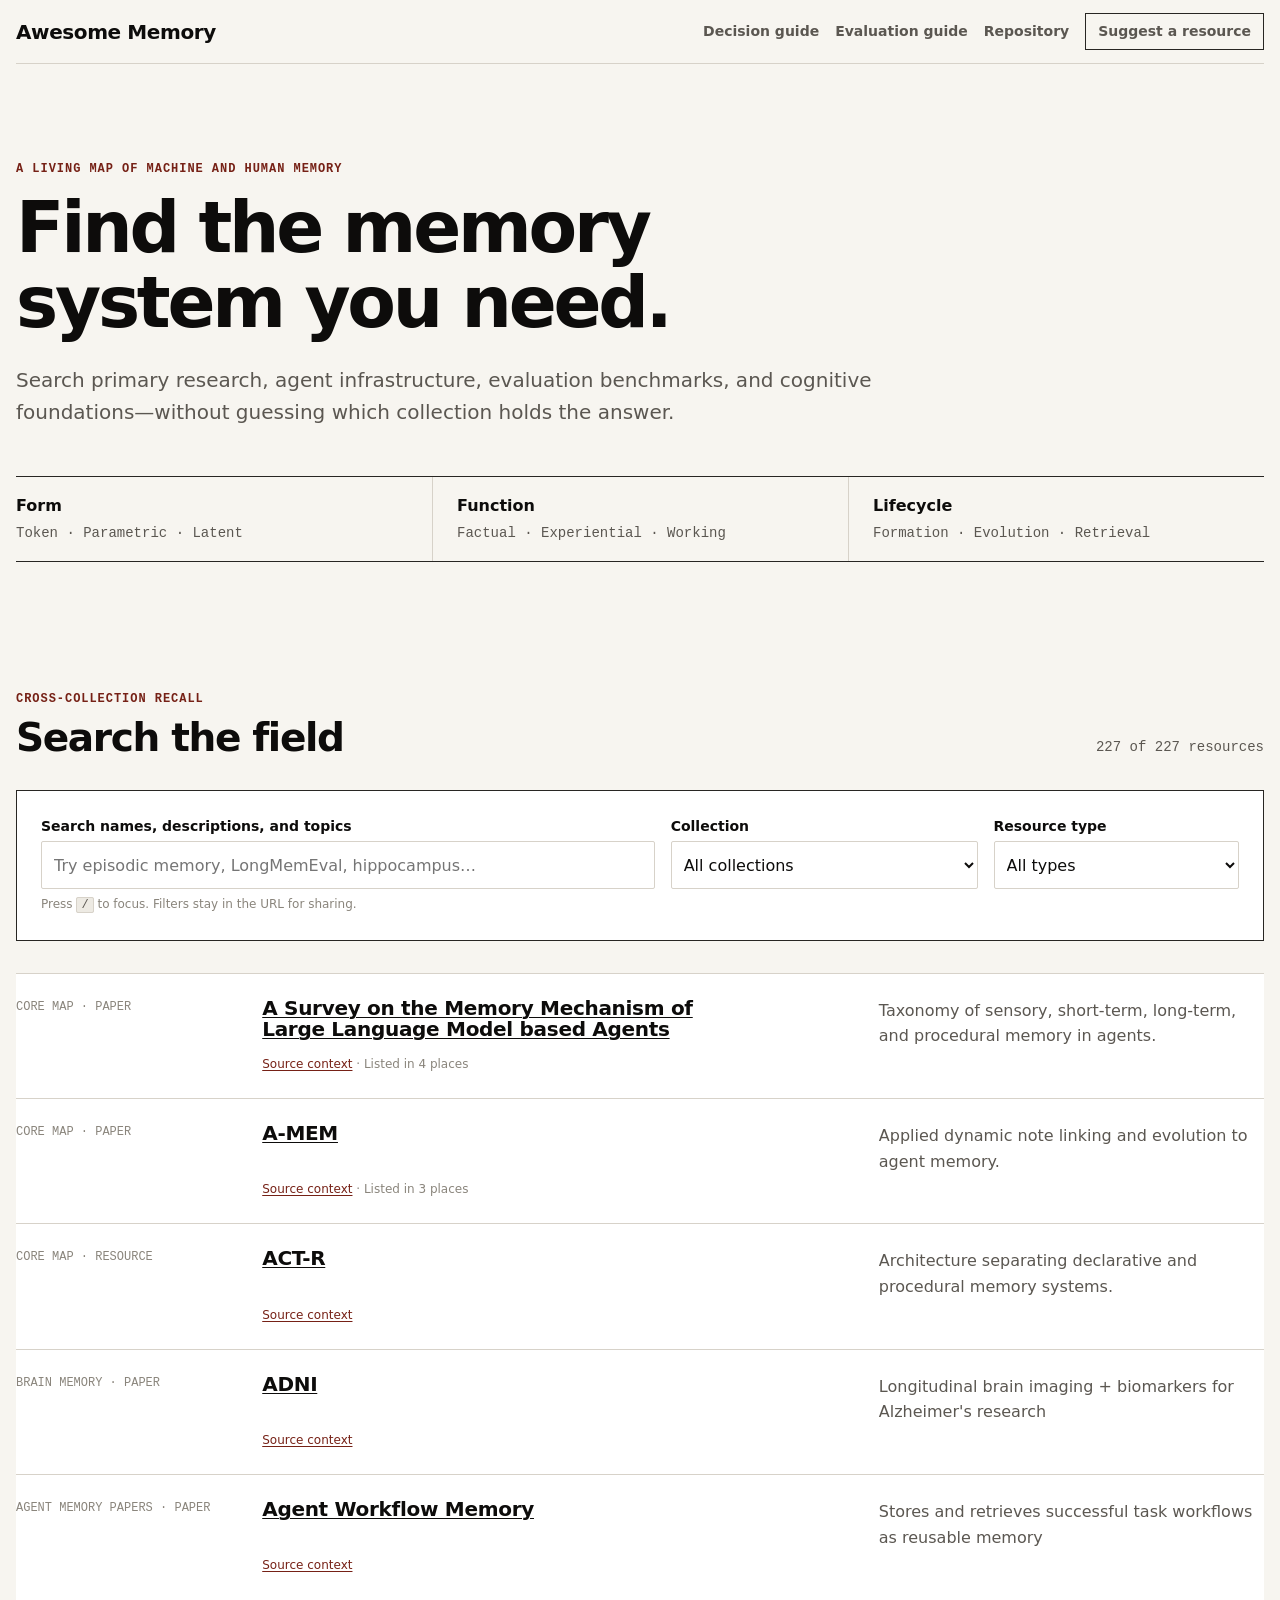
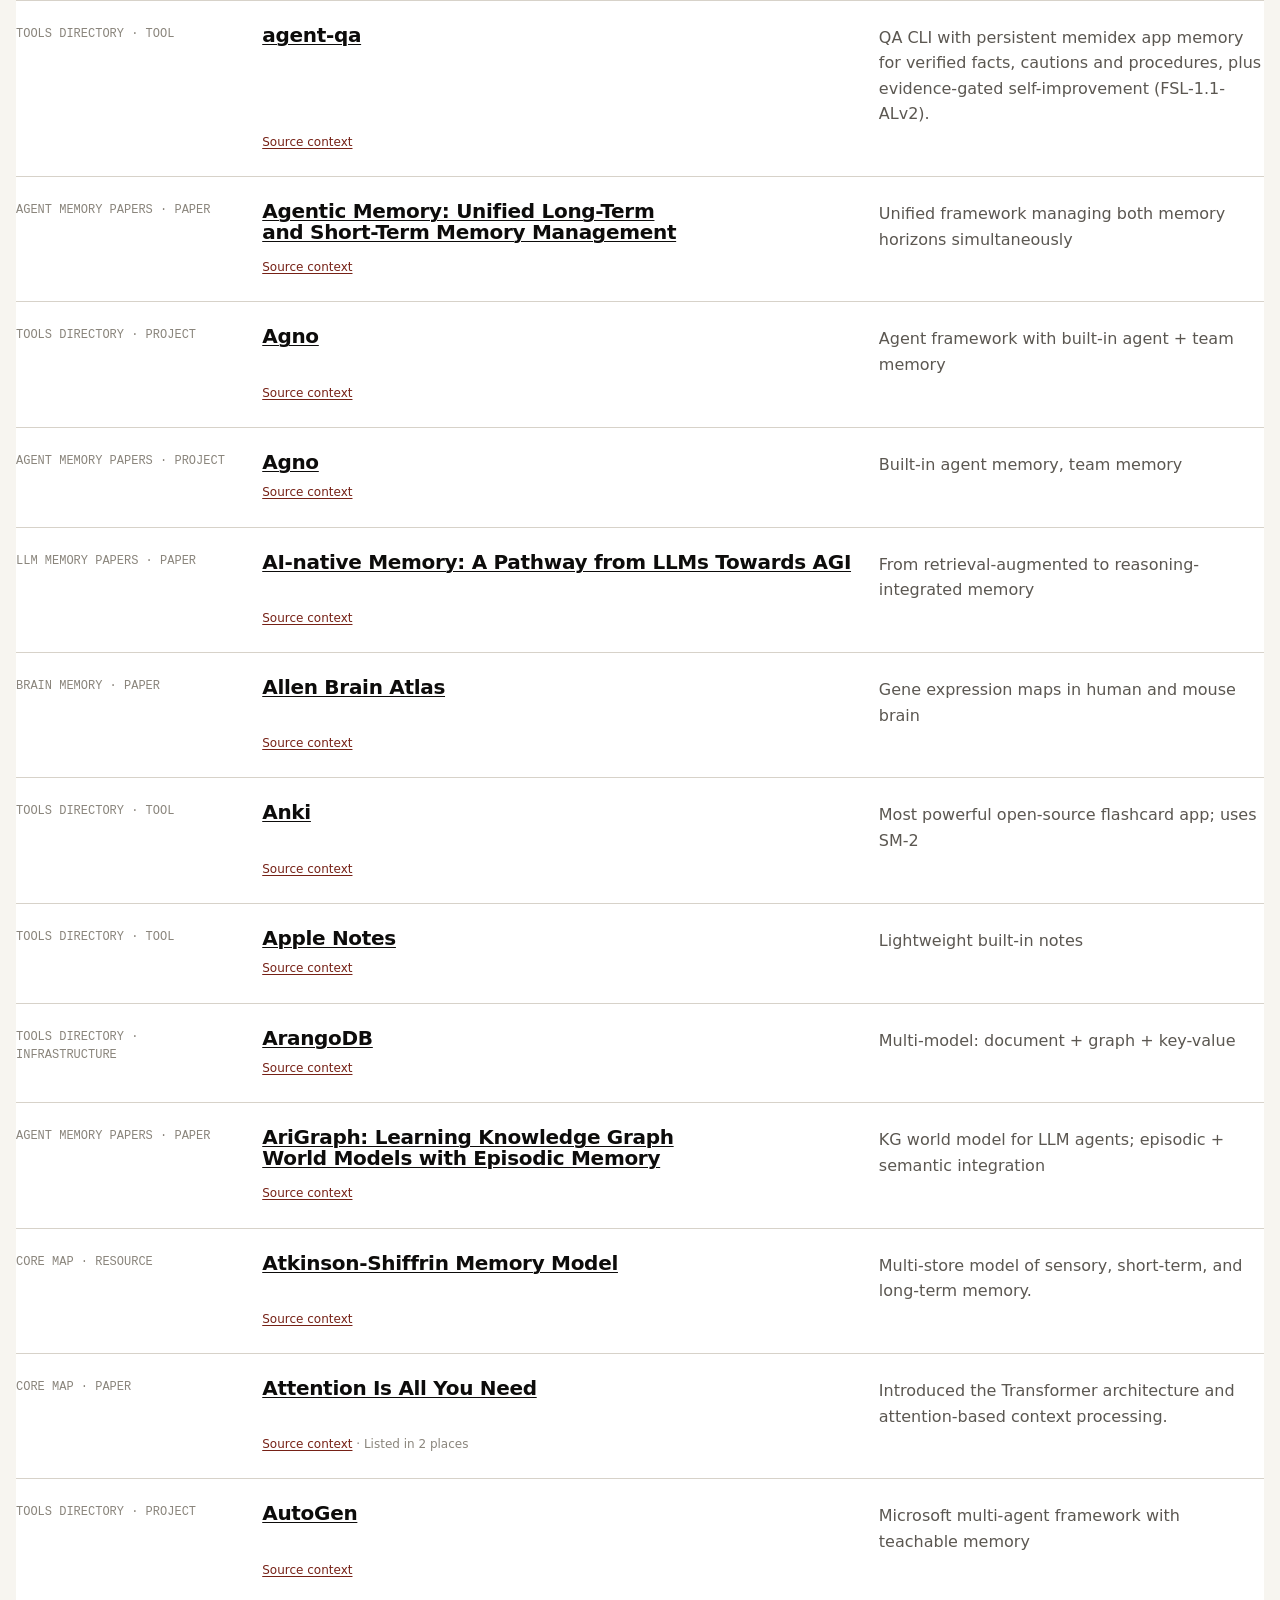
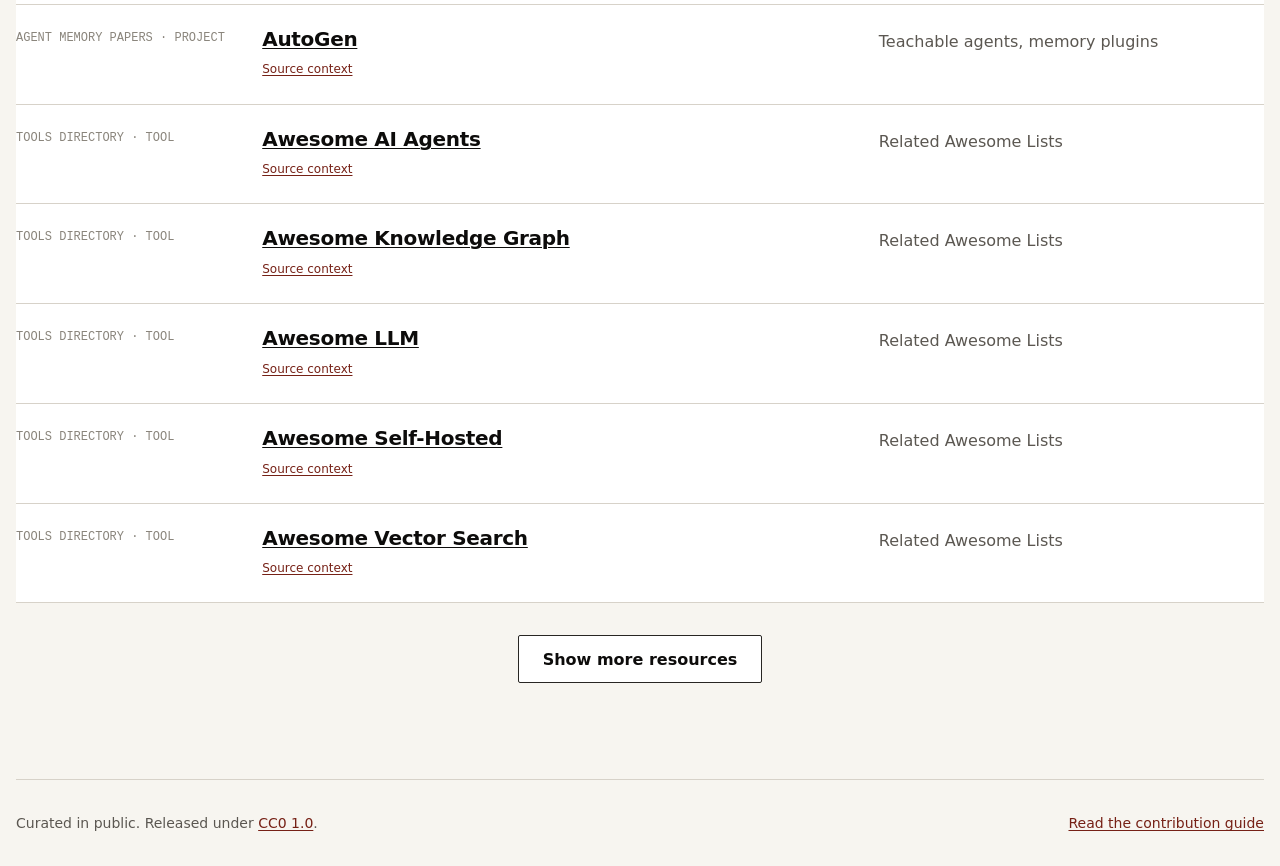
<file: docs/index.html>
<!DOCTYPE html>
<html lang="en">
  <head>
    <meta charset="utf-8">
    <meta name="viewport" content="width=device-width, initial-scale=1">
    <meta name="theme-color" content="#f7f5f0">
    <meta
      name="description"
      content="Search a curated map of AI agent memory, LLM memory, cognitive architectures, neuroscience, benchmarks, and tools."
    >
    <meta
      http-equiv="Content-Security-Policy"
      content="default-src 'self'; img-src 'self' https://raw.githubusercontent.com; script-src 'self'; style-src 'self'; connect-src 'self'; base-uri 'none'; form-action 'none'; object-src 'none'"
    >
    <meta property="og:title" content="Awesome Memory — Search the field">
    <meta
      property="og:description"
      content="A searchable map of machine and human memory research, systems, benchmarks, and tools."
    >
    <meta
      property="og:image"
      content="https://raw.githubusercontent.com/sir-ad/awesome-memory/main/assets/social-preview.png"
    >
    <meta property="og:image:type" content="image/png">
    <meta property="og:image:width" content="1280">
    <meta property="og:image:height" content="640">
    <meta
      property="og:image:alt"
      content="Awesome Memory: AI agents, LLMs, cognition, and neuroscience"
    >
    <meta property="og:type" content="website">
    <meta property="og:url" content="https://sir-ad.github.io/awesome-memory/">
    <meta property="og:site_name" content="Awesome Memory">
    <meta name="twitter:card" content="summary_large_image">
    <meta name="twitter:title" content="Awesome Memory — Search the field">
    <meta
      name="twitter:description"
      content="A searchable map of machine and human memory research, systems, benchmarks, and tools."
    >
    <meta
      name="twitter:image"
      content="https://raw.githubusercontent.com/sir-ad/awesome-memory/main/assets/social-preview.png"
    >
    <meta
      name="twitter:image:alt"
      content="Awesome Memory: AI agents, LLMs, cognition, and neuroscience"
    >
    <link rel="canonical" href="https://sir-ad.github.io/awesome-memory/">
    <link rel="icon" href="favicon.svg" type="image/svg+xml">
    <link rel="stylesheet" href="styles.css">
    <title>Awesome Memory — Search the field</title>
  </head>
  <body>
    <a class="skip-link" href="#catalog">Skip to the catalog</a>

    <header class="site-header">
      <a class="wordmark" href="./" aria-label="Awesome Memory home">Awesome Memory</a>
      <nav aria-label="Primary navigation">
        <a href="guide.html">Decision guide</a>
        <a href="evaluate.html">Evaluation guide</a>
        <a href="https://github.com/sir-ad/awesome-memory">Repository</a>
        <a
          class="nav-action"
          href="https://github.com/sir-ad/awesome-memory/issues/new?template=add-resource.yml"
        >Suggest a resource</a>
      </nav>
    </header>

    <main>
      <section class="hero" aria-labelledby="page-title">
        <p class="eyebrow">A living map of machine and human memory</p>
        <h1 id="page-title">Find the memory system you need.</h1>
        <p class="lede">
          Search primary research, agent infrastructure, evaluation benchmarks, and cognitive
          foundations—without guessing which collection holds the answer.
        </p>

        <h2 class="visually-hidden" id="memory-dimensions">Memory design dimensions</h2>
        <dl class="taxonomy">
          <div>
            <dt>Form</dt>
            <dd>Token · Parametric · Latent</dd>
          </div>
          <div>
            <dt>Function</dt>
            <dd>Factual · Experiential · Working</dd>
          </div>
          <div>
            <dt>Lifecycle</dt>
            <dd>Formation · Evolution · Retrieval</dd>
          </div>
        </dl>
      </section>

      <section class="catalog" id="catalog" aria-labelledby="catalog-title">
        <div class="section-heading">
          <div>
            <p class="eyebrow">Cross-collection recall</p>
            <h2 id="catalog-title">Search the field</h2>
          </div>
          <p class="catalog-summary" id="catalog-summary" aria-live="polite">Loading catalog…</p>
        </div>

        <div class="search-controls" role="search" aria-describedby="search-help">
          <div class="search-field">
            <label for="search">Search names, descriptions, and topics</label>
            <div class="search-input-wrap">
              <input
                id="search"
                name="q"
                type="search"
                autocomplete="off"
                placeholder="Try episodic memory, LongMemEval, hippocampus…"
              >
              <button id="clear-search" class="clear-button" type="button" hidden>Clear</button>
            </div>
            <p id="search-help" class="field-help">Press <kbd>/</kbd> to focus. Filters stay in the URL for sharing.</p>
          </div>

          <div class="filter-field">
            <label for="collection">Collection</label>
            <select id="collection" name="collection">
              <option value="">All collections</option>
            </select>
          </div>

          <div class="filter-field">
            <label for="kind">Resource type</label>
            <select id="kind" name="kind">
              <option value="">All types</option>
            </select>
          </div>
        </div>

        <div id="catalog-status" class="status-panel" role="status">
          <p>Loading the catalog from the repository…</p>
        </div>

        <ol id="results" class="results" aria-label="Catalog results"></ol>

        <div class="more-row">
          <button id="show-more" class="secondary-button" type="button" hidden>
            Show more resources
          </button>
        </div>

        <noscript>
          <div class="status-panel">
            <p>
              Search needs JavaScript. The complete curated list remains available in the
              <a href="https://github.com/sir-ad/awesome-memory#readme">repository README</a>.
            </p>
          </div>
        </noscript>
      </section>
    </main>

    <footer>
      <p>Curated in public. Released under <a href="https://creativecommons.org/publicdomain/zero/1.0/">CC0 1.0</a>.</p>
      <p><a href="https://github.com/sir-ad/awesome-memory/blob/main/CONTRIBUTING.md">Read the contribution guide</a></p>
    </footer>

    <script type="module" src="app.js"></script>
  </body>
</html>
</file>
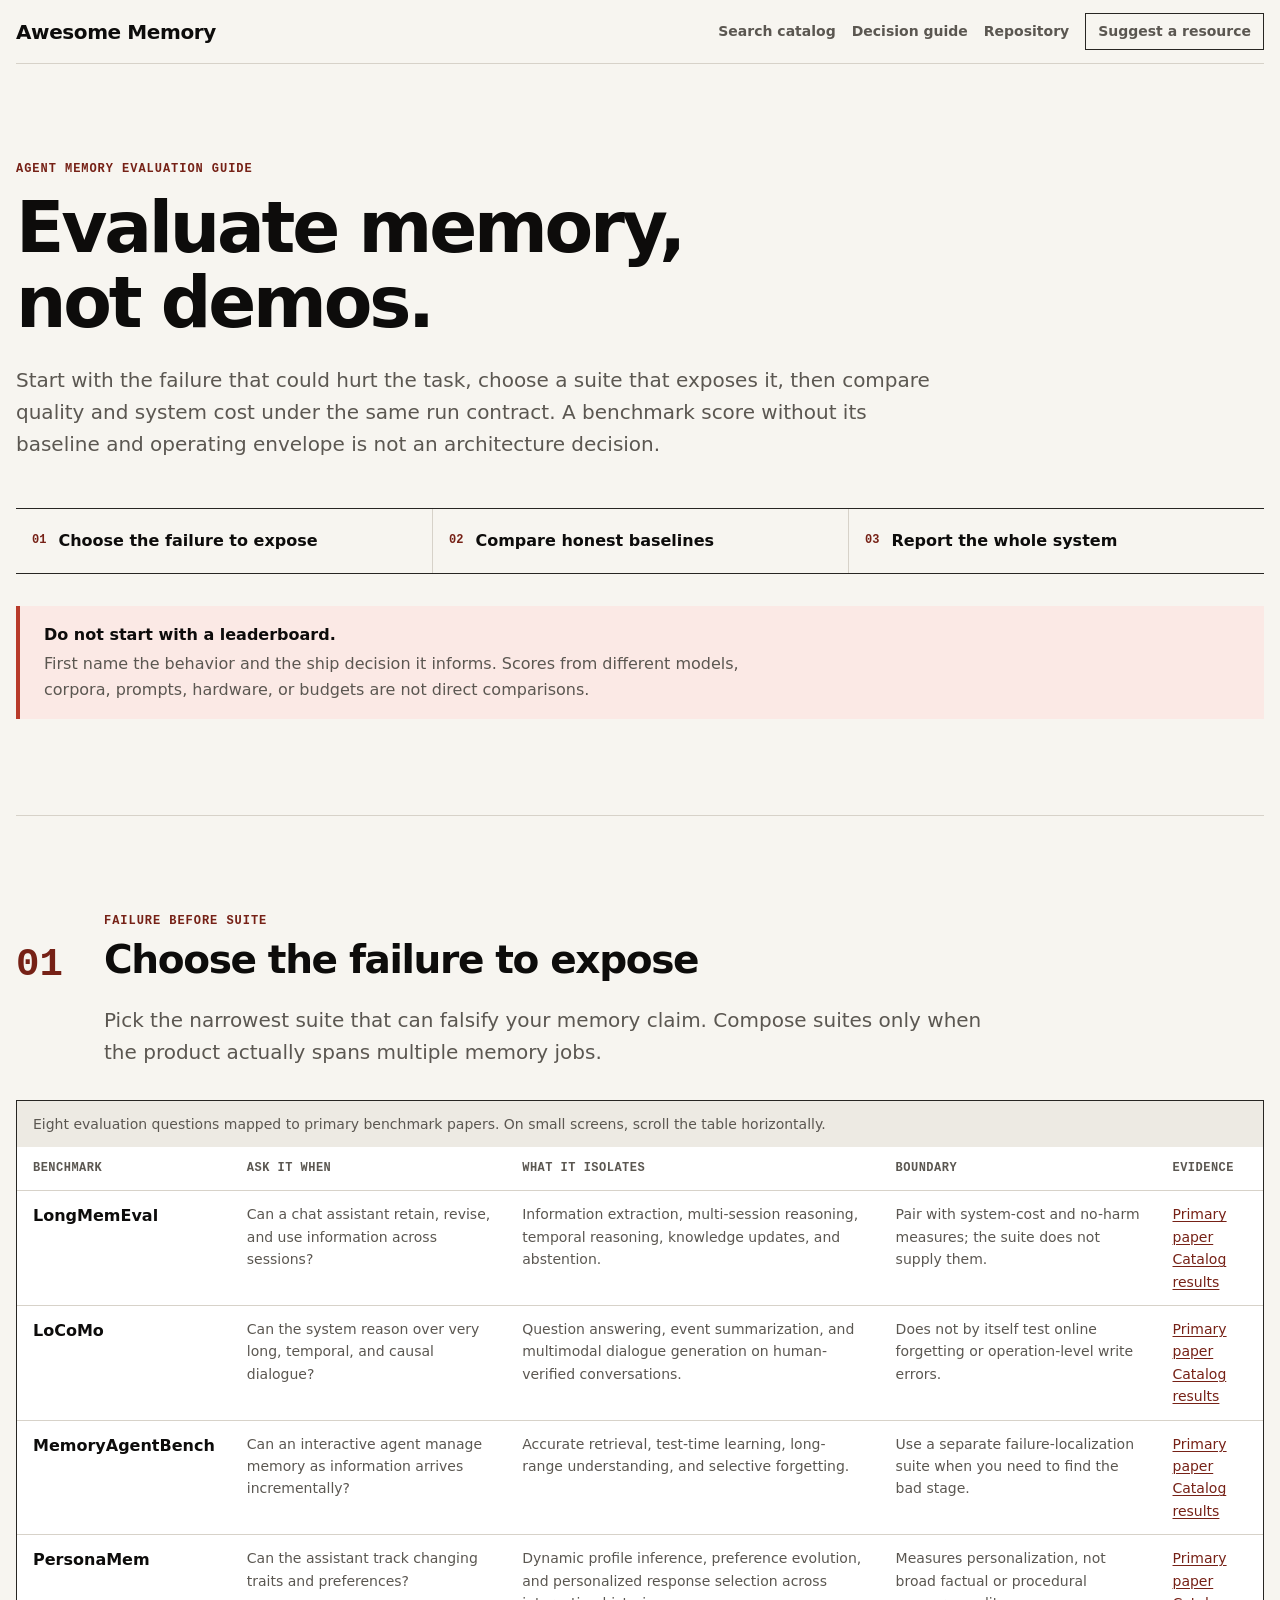
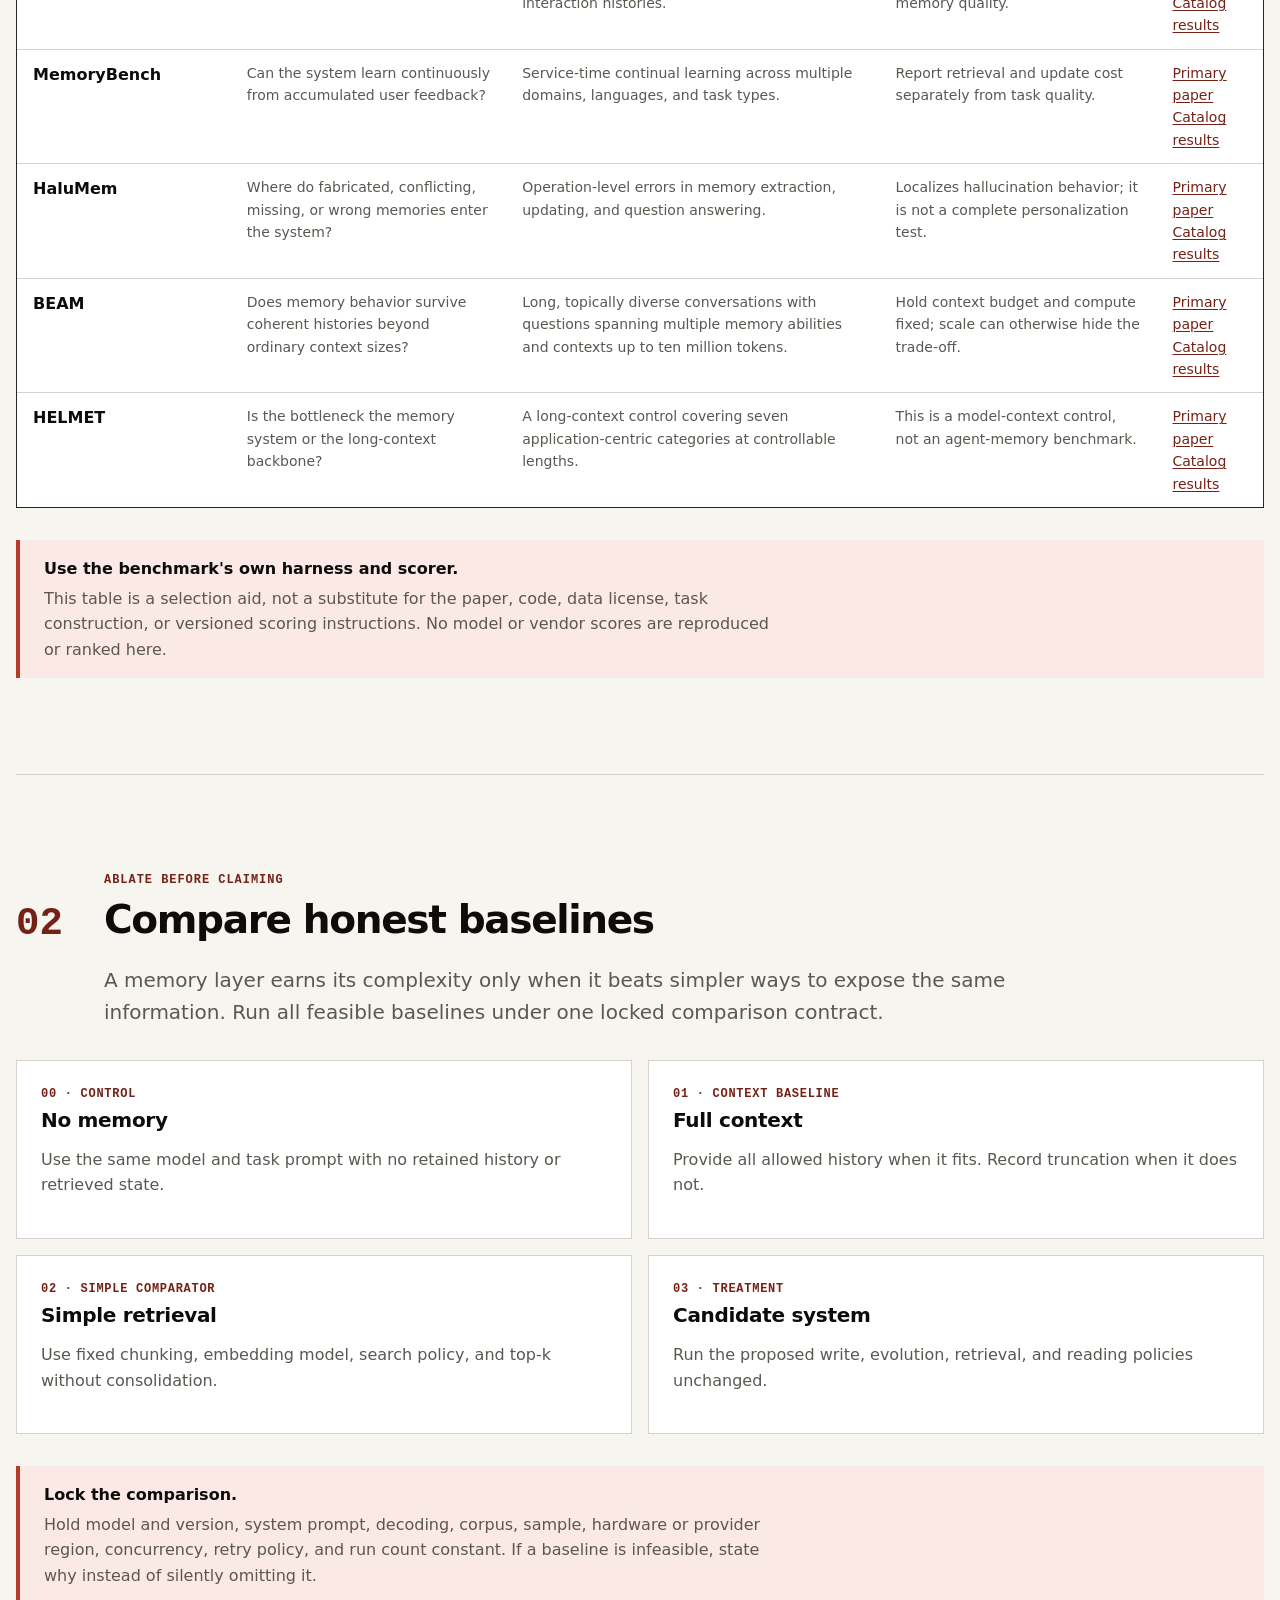
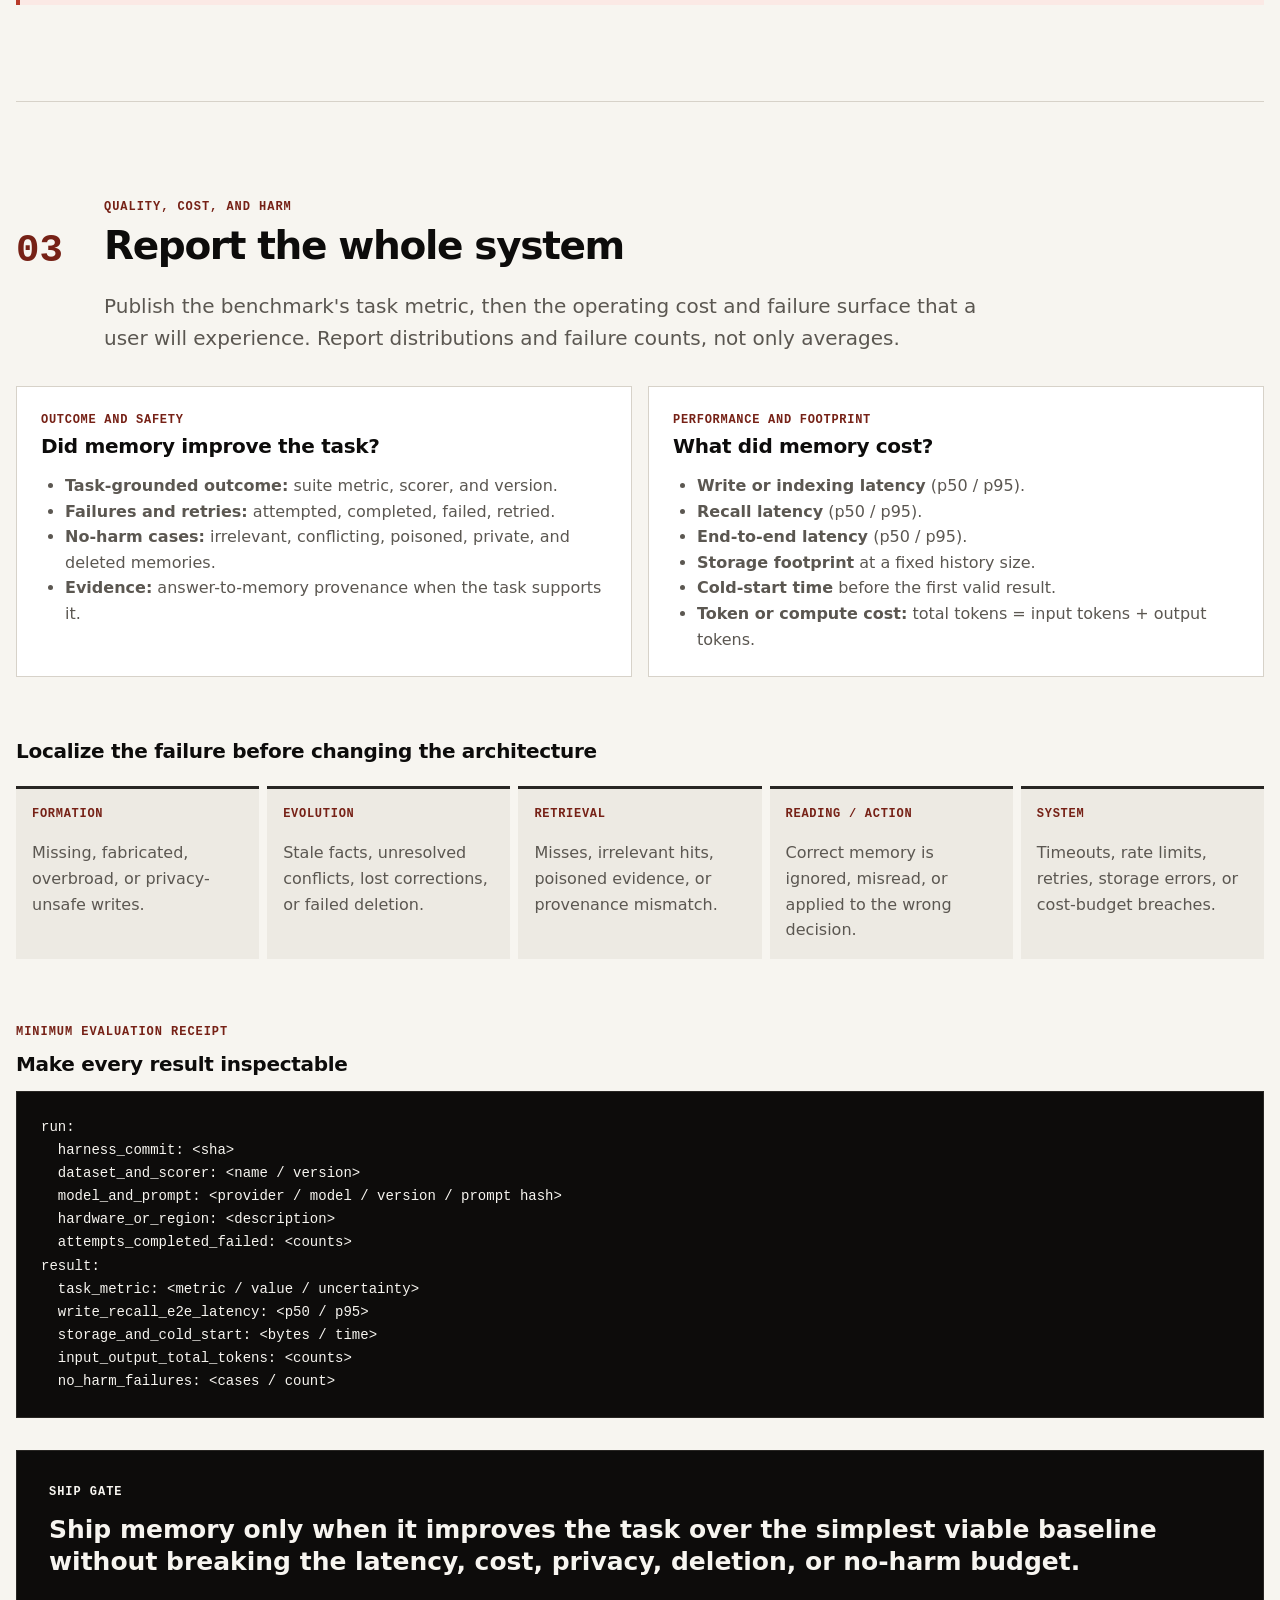
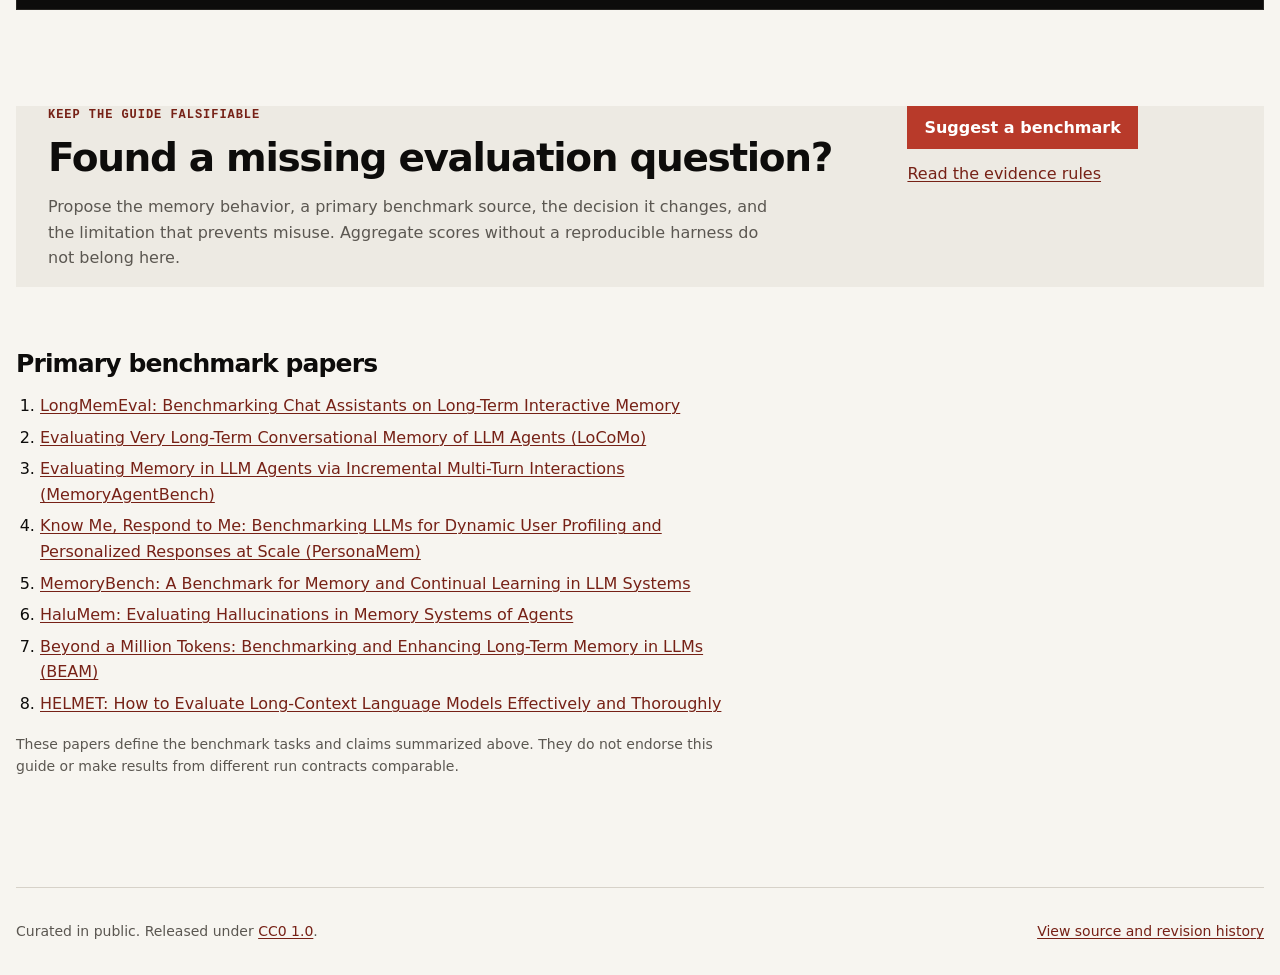
<file: docs/evaluate.html>
<!DOCTYPE html>
<html lang="en">
  <head>
    <meta charset="utf-8">
    <meta name="viewport" content="width=device-width, initial-scale=1">
    <meta name="theme-color" content="#f7f5f0">
    <meta
      name="description"
      content="Choose an agent-memory benchmark by failure mode, compare honest baselines, and report quality, latency, storage, cost, and no-harm results."
    >
    <meta
      http-equiv="Content-Security-Policy"
      content="default-src 'self'; img-src 'self' https://raw.githubusercontent.com; script-src 'none'; style-src 'self'; connect-src 'self'; base-uri 'none'; form-action 'none'; object-src 'none'"
    >
    <meta property="og:title" content="Evaluate agent memory">
    <meta
      property="og:description"
      content="Choose a benchmark by failure mode, compare honest baselines, and report the whole memory system."
    >
    <meta
      property="og:image"
      content="https://raw.githubusercontent.com/sir-ad/awesome-memory/main/assets/social-preview.png"
    >
    <meta property="og:image:type" content="image/png">
    <meta property="og:image:width" content="1280">
    <meta property="og:image:height" content="640">
    <meta
      property="og:image:alt"
      content="Awesome Memory: AI agents, LLMs, cognition, and neuroscience"
    >
    <meta property="og:type" content="article">
    <meta property="og:url" content="https://sir-ad.github.io/awesome-memory/evaluate.html">
    <meta property="og:site_name" content="Awesome Memory">
    <meta name="twitter:card" content="summary_large_image">
    <meta name="twitter:title" content="Evaluate agent memory">
    <meta
      name="twitter:description"
      content="Choose a benchmark by failure mode, compare honest baselines, and report the whole memory system."
    >
    <meta
      name="twitter:image"
      content="https://raw.githubusercontent.com/sir-ad/awesome-memory/main/assets/social-preview.png"
    >
    <meta
      name="twitter:image:alt"
      content="Awesome Memory: AI agents, LLMs, cognition, and neuroscience"
    >
    <link rel="canonical" href="https://sir-ad.github.io/awesome-memory/evaluate.html">
    <link rel="icon" href="favicon.svg" type="image/svg+xml">
    <link rel="stylesheet" href="styles.css">
    <title>Evaluate agent memory · Awesome Memory</title>
  </head>
  <body>
    <a class="skip-link" href="#evaluation">Skip to the evaluation guide</a>

    <header class="site-header">
      <a class="wordmark" href="./" aria-label="Awesome Memory home">Awesome Memory</a>
      <nav aria-label="Primary navigation">
        <a href="./#catalog">Search catalog</a>
        <a href="guide.html">Decision guide</a>
        <a href="https://github.com/sir-ad/awesome-memory">Repository</a>
        <a
          class="nav-action"
          href="https://github.com/sir-ad/awesome-memory/issues/new?template=add-resource.yml"
        >Suggest a resource</a>
      </nav>
    </header>

    <main id="evaluation" tabindex="-1">
      <section class="hero guide-hero" aria-labelledby="page-title">
        <p class="eyebrow">Agent memory evaluation guide</p>
        <h1 id="page-title">Evaluate memory, not demos.</h1>
        <p class="lede">
          Start with the failure that could hurt the task, choose a suite that exposes it, then
          compare quality and system cost under the same run contract. A benchmark score without
          its baseline and operating envelope is not an architecture decision.
        </p>

        <ol class="guide-spine" aria-label="Evaluation guide steps">
          <li><a href="#question"><span aria-hidden="true">01</span> Choose the failure to expose</a></li>
          <li><a href="#baseline"><span aria-hidden="true">02</span> Compare honest baselines</a></li>
          <li><a href="#report"><span aria-hidden="true">03</span> Report the whole system</a></li>
        </ol>

        <aside class="decision-rule" aria-label="Default evaluation rule">
          <strong>Do not start with a leaderboard.</strong>
          <p>
            First name the behavior and the ship decision it informs. Scores from different
            models, corpora, prompts, hardware, or budgets are not direct comparisons.
          </p>
        </aside>
      </section>

      <section class="guide-section" id="question" aria-labelledby="question-title">
        <div class="guide-heading">
          <p class="step-number" aria-hidden="true">01</p>
          <div>
            <p class="eyebrow">Failure before suite</p>
            <h2 id="question-title">Choose the failure to expose</h2>
          </div>
        </div>

        <p class="section-intro">
          Pick the narrowest suite that can falsify your memory claim. Compose suites only when
          the product actually spans multiple memory jobs.
        </p>

        <section
          class="pattern-table-wrap"
          tabindex="0"
          aria-label="Agent-memory benchmark comparison"
        >
          <table class="pattern-table">
            <caption>
              Eight evaluation questions mapped to primary benchmark papers. On small screens,
              scroll the table horizontally.
            </caption>
            <thead>
              <tr>
                <th scope="col">Benchmark</th>
                <th scope="col">Ask it when</th>
                <th scope="col">What it isolates</th>
                <th scope="col">Boundary</th>
                <th scope="col">Evidence</th>
              </tr>
            </thead>
            <tbody>
              <tr>
                <th scope="row">LongMemEval</th>
                <td>Can a chat assistant retain, revise, and use information across sessions?</td>
                <td>
                  Information extraction, multi-session reasoning, temporal reasoning, knowledge
                  updates, and abstention.
                </td>
                <td>Pair with system-cost and no-harm measures; the suite does not supply them.</td>
                <td>
                  <a href="https://arxiv.org/abs/2410.10813">Primary paper</a><br>
                  <a href="./?q=LongMemEval">Catalog results</a>
                </td>
              </tr>
              <tr>
                <th scope="row">LoCoMo</th>
                <td>Can the system reason over very long, temporal, and causal dialogue?</td>
                <td>
                  Question answering, event summarization, and multimodal dialogue generation on
                  human-verified conversations.
                </td>
                <td>Does not by itself test online forgetting or operation-level write errors.</td>
                <td>
                  <a href="https://arxiv.org/abs/2402.17753">Primary paper</a><br>
                  <a href="./?q=LoCoMo">Catalog results</a>
                </td>
              </tr>
              <tr>
                <th scope="row">MemoryAgentBench</th>
                <td>Can an interactive agent manage memory as information arrives incrementally?</td>
                <td>
                  Accurate retrieval, test-time learning, long-range understanding, and selective
                  forgetting.
                </td>
                <td>Use a separate failure-localization suite when you need to find the bad stage.</td>
                <td>
                  <a href="https://arxiv.org/abs/2507.05257">Primary paper</a><br>
                  <a href="./?q=MemoryAgentBench">Catalog results</a>
                </td>
              </tr>
              <tr>
                <th scope="row">PersonaMem</th>
                <td>Can the assistant track changing traits and preferences?</td>
                <td>
                  Dynamic profile inference, preference evolution, and personalized response
                  selection across interaction histories.
                </td>
                <td>Measures personalization, not broad factual or procedural memory quality.</td>
                <td>
                  <a href="https://arxiv.org/abs/2504.14225">Primary paper</a><br>
                  <a href="./?q=PersonaMem">Catalog results</a>
                </td>
              </tr>
              <tr>
                <th scope="row">MemoryBench</th>
                <td>Can the system learn continuously from accumulated user feedback?</td>
                <td>
                  Service-time continual learning across multiple domains, languages, and task
                  types.
                </td>
                <td>Report retrieval and update cost separately from task quality.</td>
                <td>
                  <a href="https://arxiv.org/abs/2510.17281">Primary paper</a><br>
                  <a href="./?q=MemoryBench">Catalog results</a>
                </td>
              </tr>
              <tr>
                <th scope="row">HaluMem</th>
                <td>Where do fabricated, conflicting, missing, or wrong memories enter the system?</td>
                <td>Operation-level errors in memory extraction, updating, and question answering.</td>
                <td>Localizes hallucination behavior; it is not a complete personalization test.</td>
                <td>
                  <a href="https://arxiv.org/abs/2511.03506">Primary paper</a><br>
                  <a href="./?q=HaluMem">Catalog results</a>
                </td>
              </tr>
              <tr>
                <th scope="row">BEAM</th>
                <td>Does memory behavior survive coherent histories beyond ordinary context sizes?</td>
                <td>
                  Long, topically diverse conversations with questions spanning multiple memory
                  abilities and contexts up to ten million tokens.
                </td>
                <td>Hold context budget and compute fixed; scale can otherwise hide the trade-off.</td>
                <td>
                  <a href="https://arxiv.org/abs/2510.27246">Primary paper</a><br>
                  <a href="./?q=BEAM">Catalog results</a>
                </td>
              </tr>
              <tr>
                <th scope="row">HELMET</th>
                <td>Is the bottleneck the memory system or the long-context backbone?</td>
                <td>
                  A long-context control covering seven application-centric categories at
                  controllable lengths.
                </td>
                <td>This is a model-context control, not an agent-memory benchmark.</td>
                <td>
                  <a href="https://arxiv.org/abs/2410.02694">Primary paper</a><br>
                  <a href="./?q=HELMET">Catalog results</a>
                </td>
              </tr>
            </tbody>
          </table>
        </section>

        <aside class="source-note" aria-label="Benchmark selection boundary">
          <strong>Use the benchmark's own harness and scorer.</strong>
          <p>
            This table is a selection aid, not a substitute for the paper, code, data license,
            task construction, or versioned scoring instructions. No model or vendor scores are
            reproduced or ranked here.
          </p>
        </aside>
      </section>

      <section class="guide-section" id="baseline" aria-labelledby="baseline-title">
        <div class="guide-heading">
          <p class="step-number" aria-hidden="true">02</p>
          <div>
            <p class="eyebrow">Ablate before claiming</p>
            <h2 id="baseline-title">Compare honest baselines</h2>
          </div>
        </div>

        <p class="section-intro">
          A memory layer earns its complexity only when it beats simpler ways to expose the same
          information. Run all feasible baselines under one locked comparison contract.
        </p>

        <div class="proof-grid">
          <article>
            <p class="proof-label">00 · Control</p>
            <h3>No memory</h3>
            <p>Use the same model and task prompt with no retained history or retrieved state.</p>
          </article>
          <article>
            <p class="proof-label">01 · Context baseline</p>
            <h3>Full context</h3>
            <p>Provide all allowed history when it fits. Record truncation when it does not.</p>
          </article>
          <article>
            <p class="proof-label">02 · Simple comparator</p>
            <h3>Simple retrieval</h3>
            <p>Use fixed chunking, embedding model, search policy, and top-k without consolidation.</p>
          </article>
          <article>
            <p class="proof-label">03 · Treatment</p>
            <h3>Candidate system</h3>
            <p>Run the proposed write, evolution, retrieval, and reading policies unchanged.</p>
          </article>
        </div>

        <aside class="decision-rule" aria-label="Comparison lock">
          <strong>Lock the comparison.</strong>
          <p>
            Hold model and version, system prompt, decoding, corpus, sample, hardware or provider
            region, concurrency, retry policy, and run count constant. If a baseline is infeasible,
            state why instead of silently omitting it.
          </p>
        </aside>
      </section>

      <section class="guide-section" id="report" aria-labelledby="report-title">
        <div class="guide-heading">
          <p class="step-number" aria-hidden="true">03</p>
          <div>
            <p class="eyebrow">Quality, cost, and harm</p>
            <h2 id="report-title">Report the whole system</h2>
          </div>
        </div>

        <p class="section-intro">
          Publish the benchmark's task metric, then the operating cost and failure surface that a
          user will experience. Report distributions and failure counts, not only averages.
        </p>

        <div class="proof-grid">
          <article>
            <p class="proof-label">Outcome and safety</p>
            <h3>Did memory improve the task?</h3>
            <ul>
              <li><strong>Task-grounded outcome:</strong> suite metric, scorer, and version.</li>
              <li><strong>Failures and retries:</strong> attempted, completed, failed, retried.</li>
              <li><strong>No-harm cases:</strong> irrelevant, conflicting, poisoned, private, and deleted memories.</li>
              <li><strong>Evidence:</strong> answer-to-memory provenance when the task supports it.</li>
            </ul>
          </article>
          <article>
            <p class="proof-label">Performance and footprint</p>
            <h3>What did memory cost?</h3>
            <ul>
              <li><strong>Write or indexing latency</strong> (p50 / p95).</li>
              <li><strong>Recall latency</strong> (p50 / p95).</li>
              <li><strong>End-to-end latency</strong> (p50 / p95).</li>
              <li><strong>Storage footprint</strong> at a fixed history size.</li>
              <li><strong>Cold-start time</strong> before the first valid result.</li>
              <li><strong>Token or compute cost:</strong> total tokens = input tokens + output tokens.</li>
            </ul>
          </article>
        </div>

        <h3 class="failure-title">Localize the failure before changing the architecture</h3>
        <div class="failure-map">
          <article>
            <p class="failure-label">Formation</p>
            <p>Missing, fabricated, overbroad, or privacy-unsafe writes.</p>
          </article>
          <article>
            <p class="failure-label">Evolution</p>
            <p>Stale facts, unresolved conflicts, lost corrections, or failed deletion.</p>
          </article>
          <article>
            <p class="failure-label">Retrieval</p>
            <p>Misses, irrelevant hits, poisoned evidence, or provenance mismatch.</p>
          </article>
          <article>
            <p class="failure-label">Reading / action</p>
            <p>Correct memory is ignored, misread, or applied to the wrong decision.</p>
          </article>
          <article>
            <p class="failure-label">System</p>
            <p>Timeouts, rate limits, retries, storage errors, or cost-budget breaches.</p>
          </article>
        </div>

        <section class="receipt-block" aria-labelledby="receipt-title">
          <p class="eyebrow">Minimum evaluation receipt</p>
          <h3 id="receipt-title">Make every result inspectable</h3>
          <pre class="evidence-receipt"><code>run:
  harness_commit: &lt;sha&gt;
  dataset_and_scorer: &lt;name / version&gt;
  model_and_prompt: &lt;provider / model / version / prompt hash&gt;
  hardware_or_region: &lt;description&gt;
  attempts_completed_failed: &lt;counts&gt;
result:
  task_metric: &lt;metric / value / uncertainty&gt;
  write_recall_e2e_latency: &lt;p50 / p95&gt;
  storage_and_cold_start: &lt;bytes / time&gt;
  input_output_total_tokens: &lt;counts&gt;
  no_harm_failures: &lt;cases / count&gt;</code></pre>
        </section>

        <div class="ship-gate">
          <p class="eyebrow">Ship gate</p>
          <p>
            Ship memory only when it improves the task over the simplest viable baseline without
            breaking the latency, cost, privacy, deletion, or no-harm budget.
          </p>
        </div>
      </section>

      <section class="contribution-section" aria-labelledby="contribution-title">
        <div>
          <p class="eyebrow">Keep the guide falsifiable</p>
          <h2 id="contribution-title">Found a missing evaluation question?</h2>
          <p>
            Propose the memory behavior, a primary benchmark source, the decision it changes, and
            the limitation that prevents misuse. Aggregate scores without a reproducible harness
            do not belong here.
          </p>
        </div>
        <div class="contribution-links">
          <a
            class="primary-link"
            href="https://github.com/sir-ad/awesome-memory/issues/new?template=add-resource.yml"
          >Suggest a benchmark</a>
          <a href="https://github.com/sir-ad/awesome-memory/blob/main/CONTRIBUTING.md">Read the evidence rules</a>
        </div>
      </section>

      <section class="references" aria-labelledby="references-title">
        <h2 id="references-title">Primary benchmark papers</h2>
        <ol>
          <li><a href="https://arxiv.org/abs/2410.10813">LongMemEval: Benchmarking Chat Assistants on Long-Term Interactive Memory</a></li>
          <li><a href="https://arxiv.org/abs/2402.17753">Evaluating Very Long-Term Conversational Memory of LLM Agents (LoCoMo)</a></li>
          <li><a href="https://arxiv.org/abs/2507.05257">Evaluating Memory in LLM Agents via Incremental Multi-Turn Interactions (MemoryAgentBench)</a></li>
          <li><a href="https://arxiv.org/abs/2504.14225">Know Me, Respond to Me: Benchmarking LLMs for Dynamic User Profiling and Personalized Responses at Scale (PersonaMem)</a></li>
          <li><a href="https://arxiv.org/abs/2510.17281">MemoryBench: A Benchmark for Memory and Continual Learning in LLM Systems</a></li>
          <li><a href="https://arxiv.org/abs/2511.03506">HaluMem: Evaluating Hallucinations in Memory Systems of Agents</a></li>
          <li><a href="https://arxiv.org/abs/2510.27246">Beyond a Million Tokens: Benchmarking and Enhancing Long-Term Memory in LLMs (BEAM)</a></li>
          <li><a href="https://arxiv.org/abs/2410.02694">HELMET: How to Evaluate Long-Context Language Models Effectively and Thoroughly</a></li>
        </ol>
        <p>
          These papers define the benchmark tasks and claims summarized above. They do not
          endorse this guide or make results from different run contracts comparable.
        </p>
      </section>
    </main>

    <footer>
      <p>Curated in public. Released under <a href="https://creativecommons.org/publicdomain/zero/1.0/">CC0 1.0</a>.</p>
      <p><a href="https://github.com/sir-ad/awesome-memory">View source and revision history</a></p>
    </footer>
  </body>
</html>
</file>
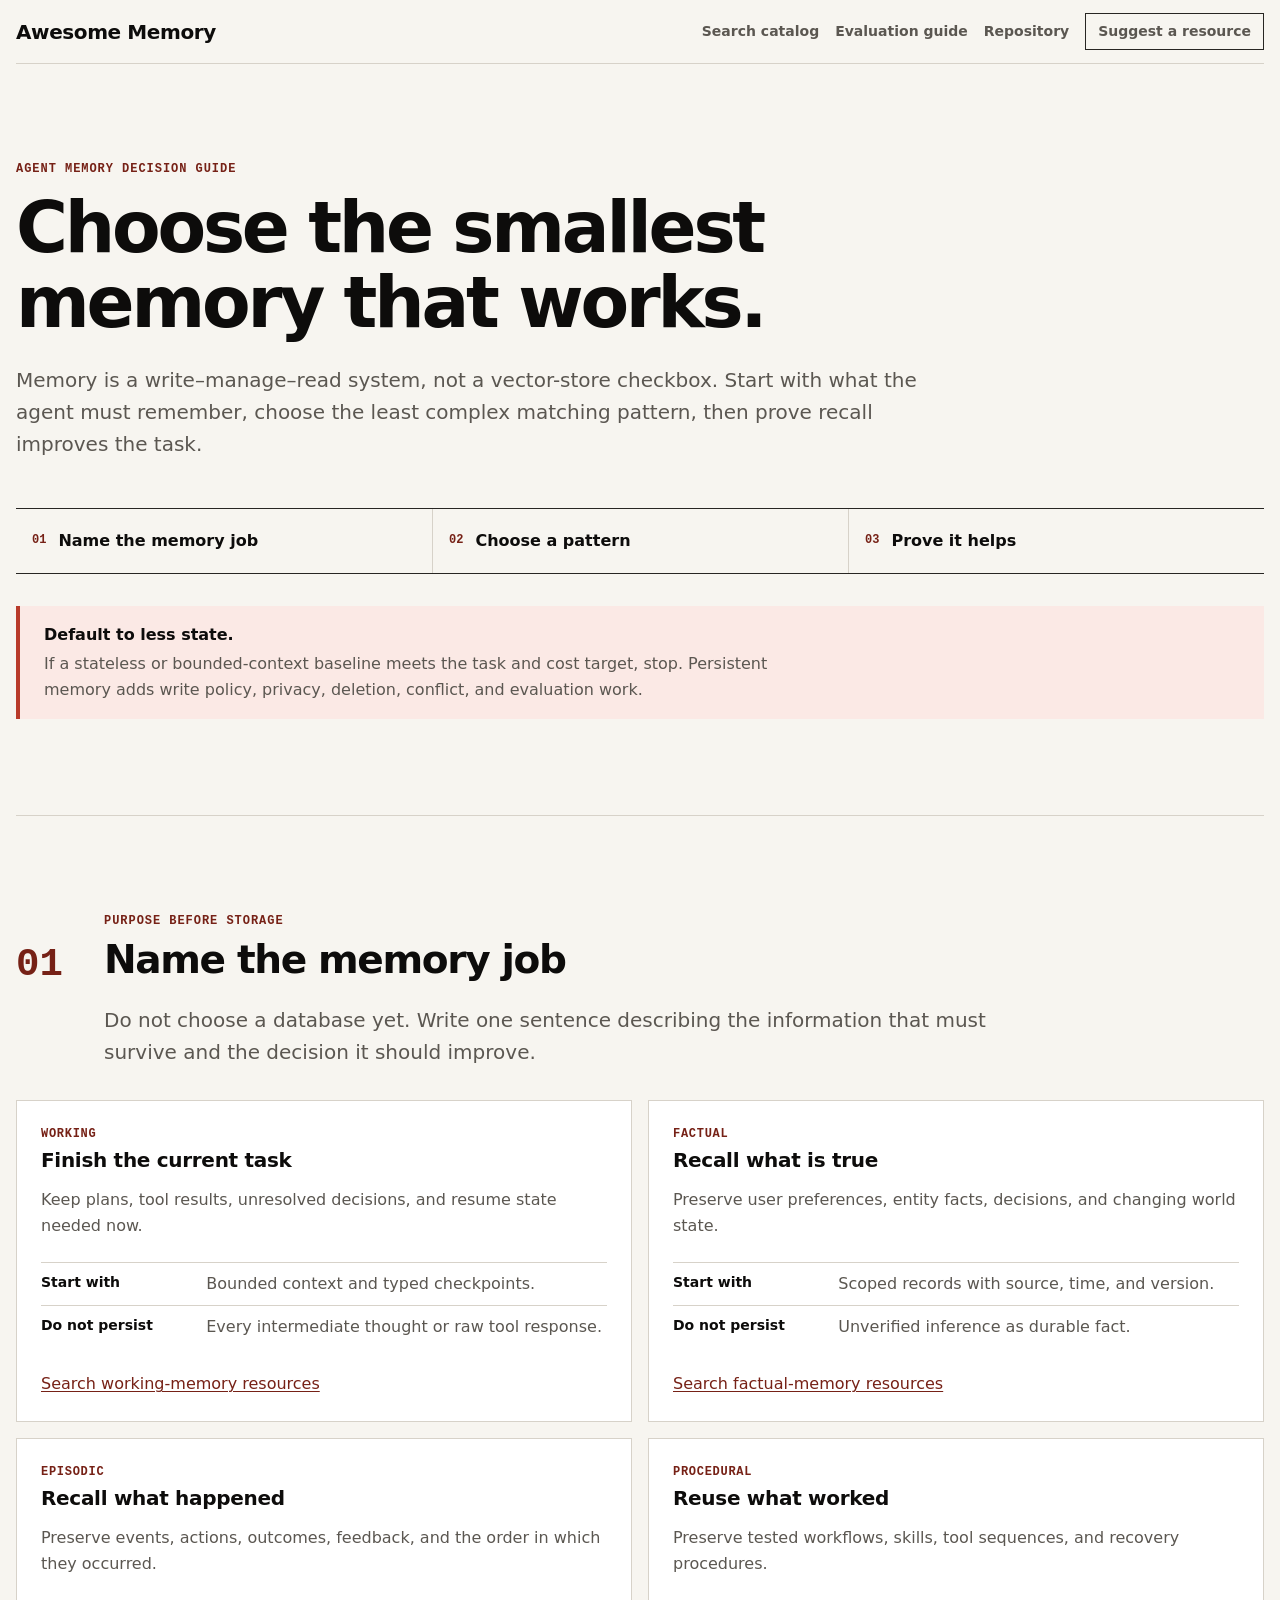
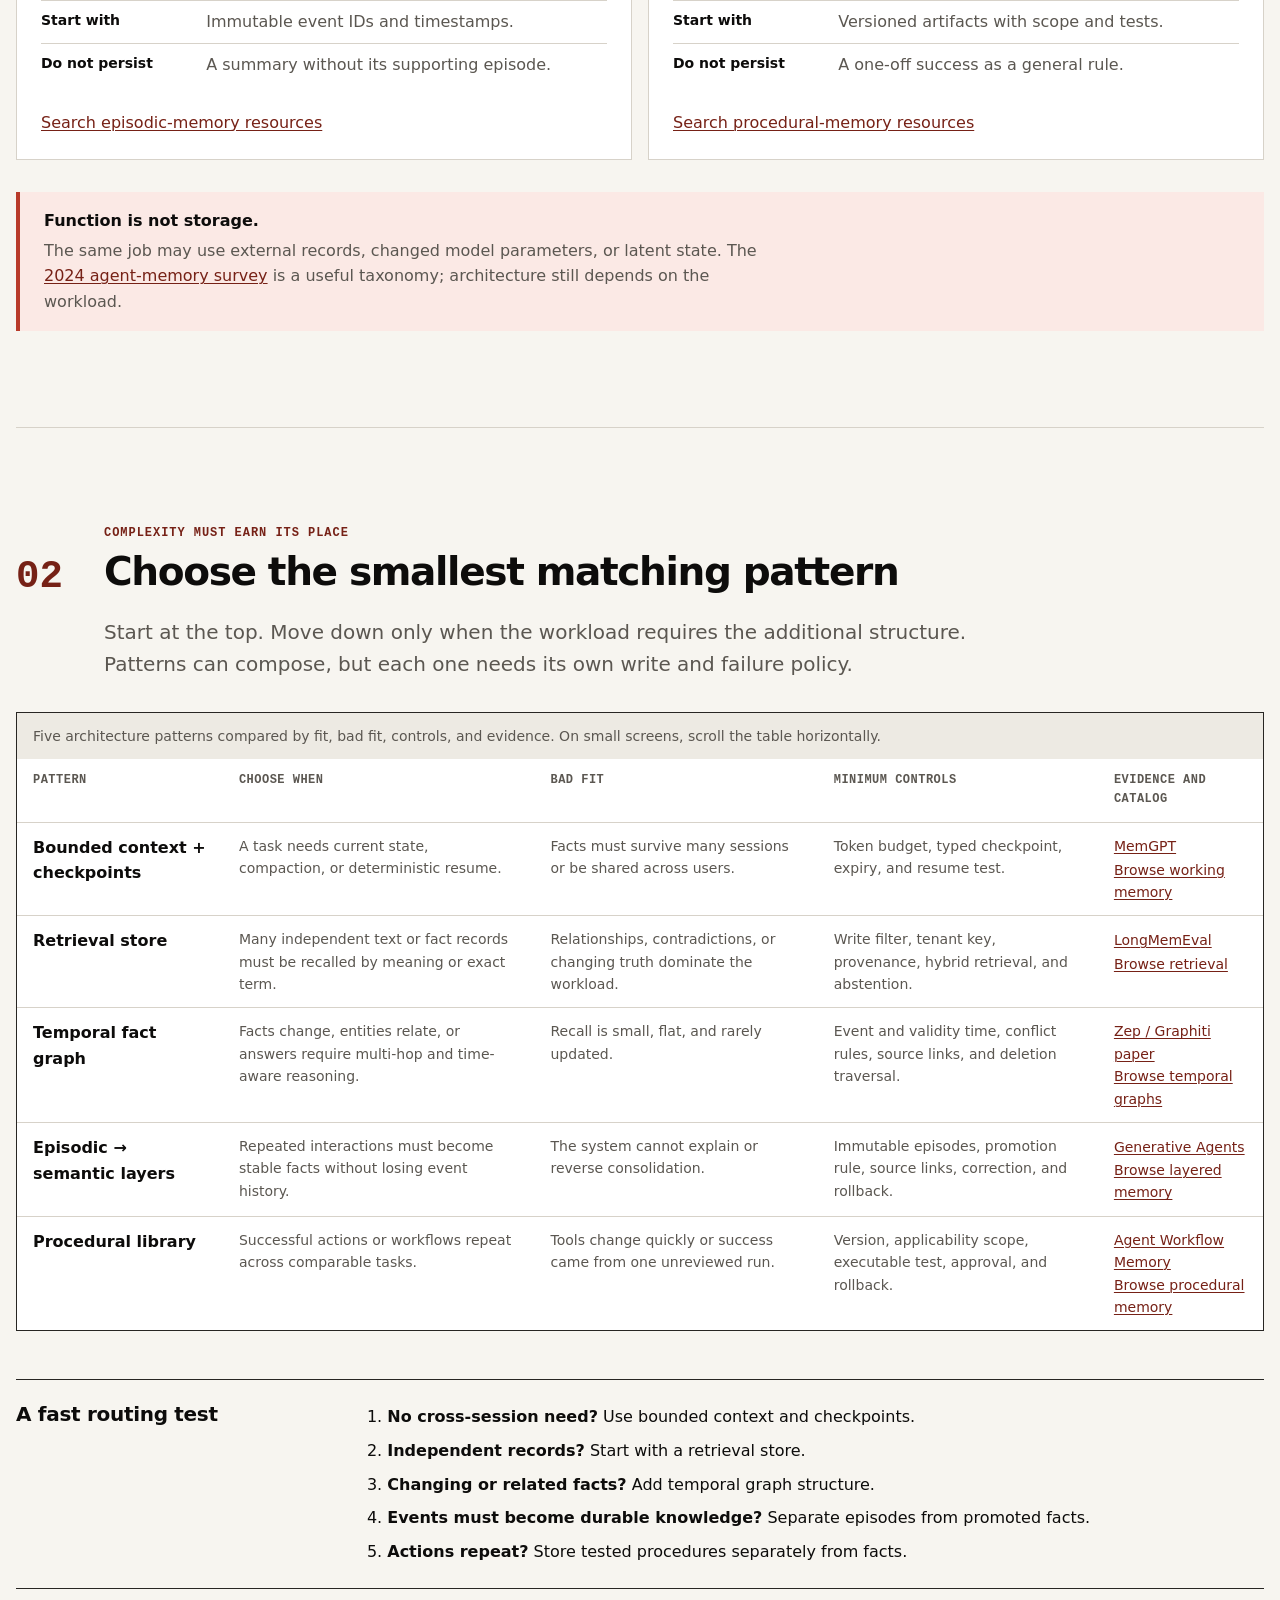
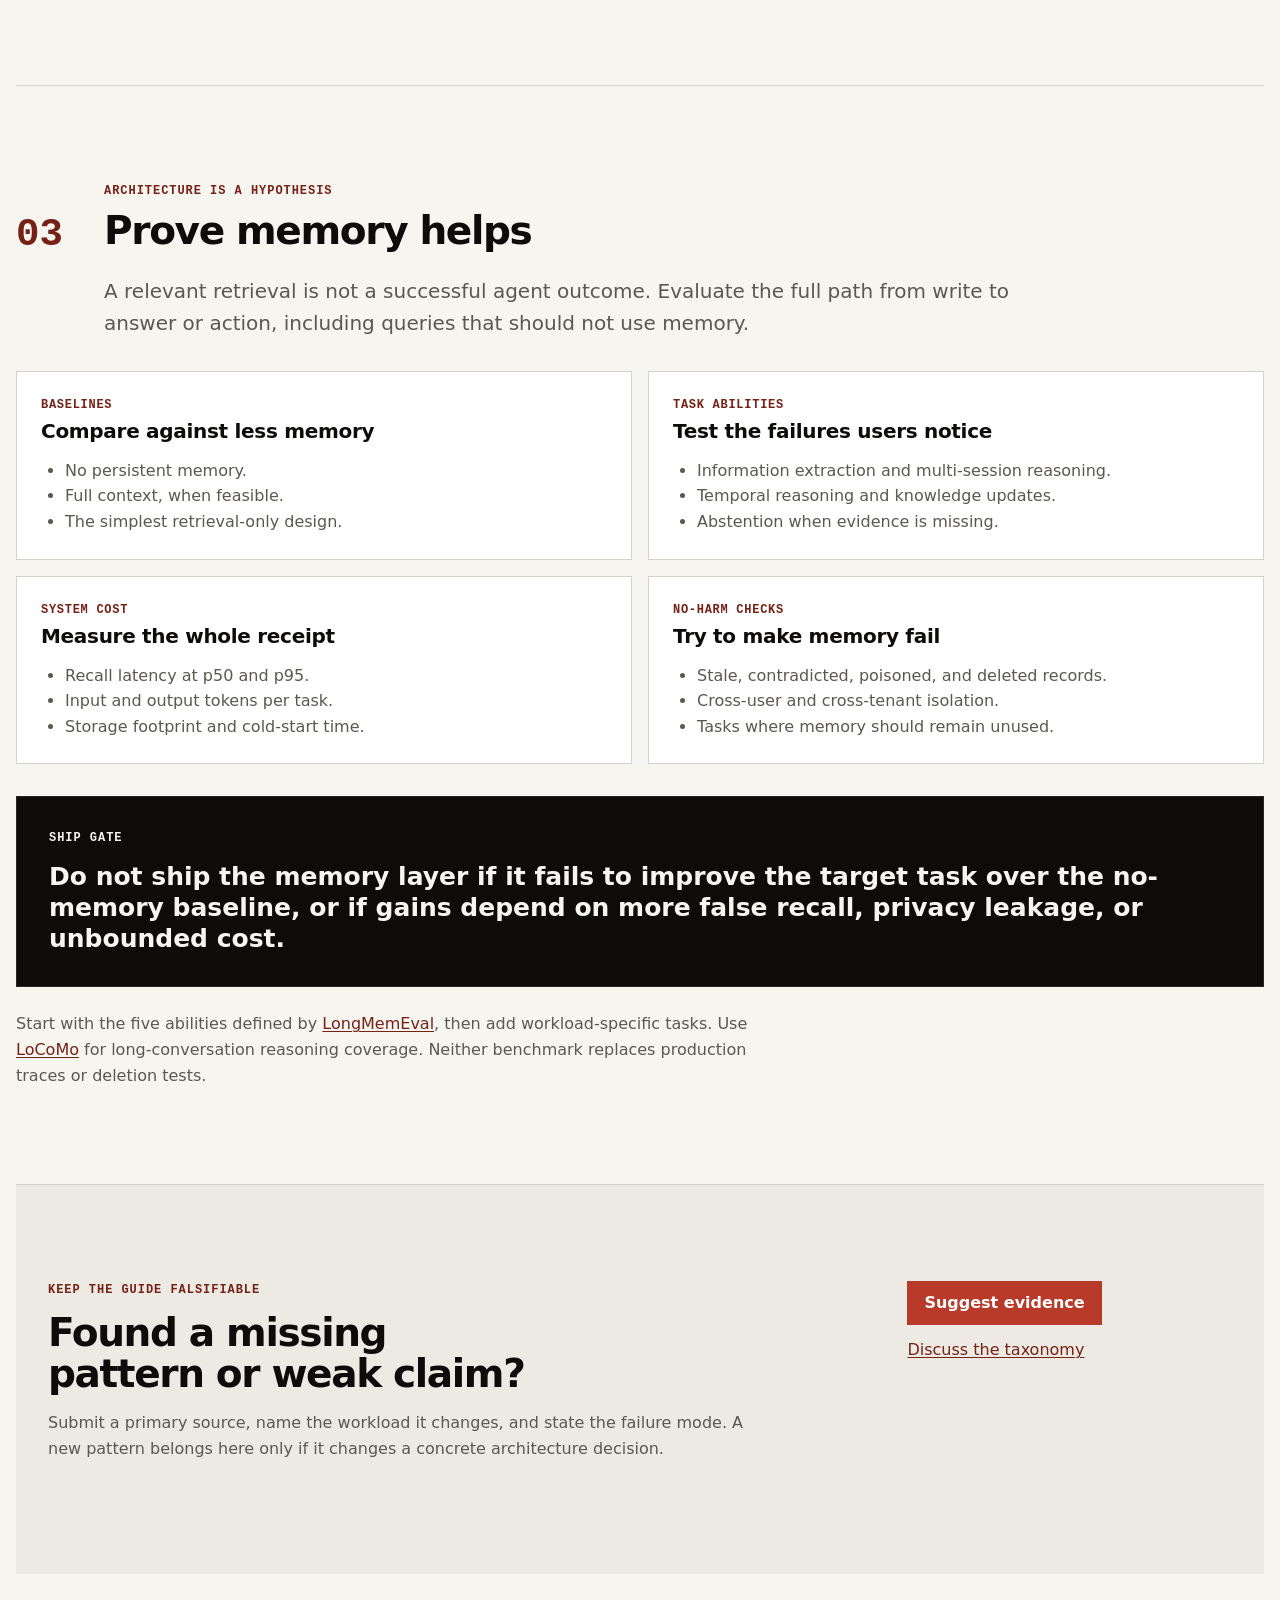
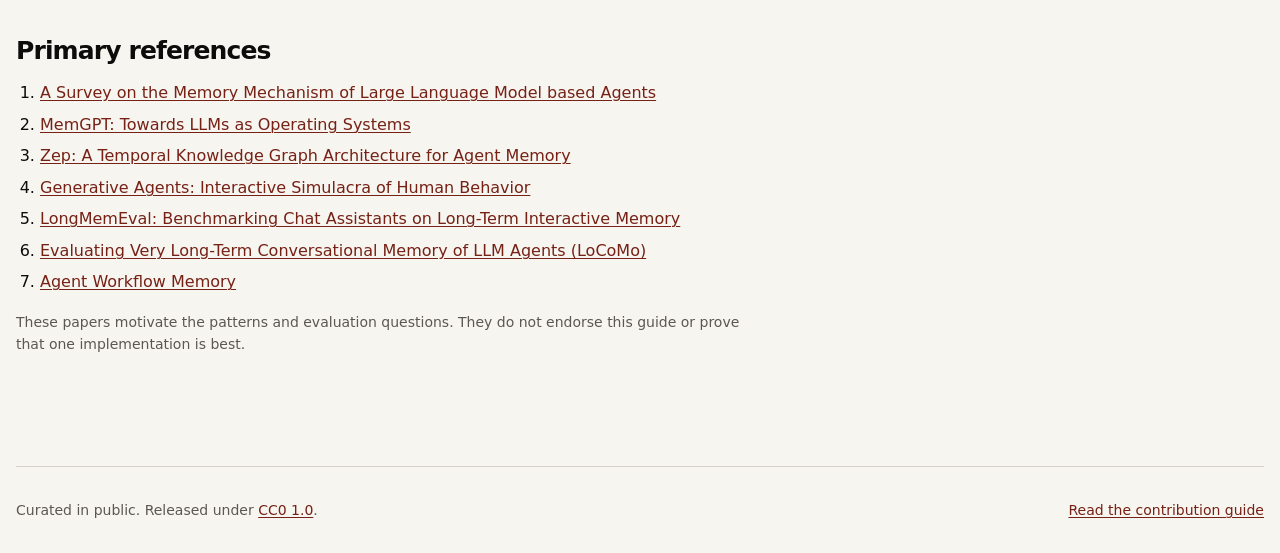
<file: docs/guide.html>
<!DOCTYPE html>
<html lang="en">
  <head>
    <meta charset="utf-8">
    <meta name="viewport" content="width=device-width, initial-scale=1">
    <meta name="theme-color" content="#f7f5f0">
    <meta
      name="description"
      content="Choose an agent-memory architecture by memory job, failure mode, safety controls, and evaluation evidence."
    >
    <meta
      http-equiv="Content-Security-Policy"
      content="default-src 'self'; img-src 'self' https://raw.githubusercontent.com; script-src 'none'; style-src 'self'; connect-src 'self'; base-uri 'none'; form-action 'none'; object-src 'none'"
    >
    <meta property="og:title" content="Choose an agent-memory architecture">
    <meta
      property="og:description"
      content="A practical guide to memory jobs, architecture patterns, failure modes, and evaluation gates."
    >
    <meta
      property="og:image"
      content="https://raw.githubusercontent.com/sir-ad/awesome-memory/main/assets/social-preview.png"
    >
    <meta property="og:image:type" content="image/png">
    <meta property="og:image:width" content="1280">
    <meta property="og:image:height" content="640">
    <meta
      property="og:image:alt"
      content="Awesome Memory: AI agents, LLMs, cognition, and neuroscience"
    >
    <meta property="og:type" content="article">
    <meta property="og:url" content="https://sir-ad.github.io/awesome-memory/guide.html">
    <meta property="og:site_name" content="Awesome Memory">
    <meta name="twitter:card" content="summary_large_image">
    <meta name="twitter:title" content="Choose an agent-memory architecture">
    <meta
      name="twitter:description"
      content="A practical guide to memory jobs, architecture patterns, failure modes, and evaluation gates."
    >
    <meta
      name="twitter:image"
      content="https://raw.githubusercontent.com/sir-ad/awesome-memory/main/assets/social-preview.png"
    >
    <meta
      name="twitter:image:alt"
      content="Awesome Memory: AI agents, LLMs, cognition, and neuroscience"
    >
    <link rel="canonical" href="https://sir-ad.github.io/awesome-memory/guide.html">
    <link rel="icon" href="favicon.svg" type="image/svg+xml">
    <link rel="stylesheet" href="styles.css">
    <title>Choose an agent-memory architecture · Awesome Memory</title>
  </head>
  <body>
    <a class="skip-link" href="#guide">Skip to the guide</a>

    <header class="site-header">
      <a class="wordmark" href="./" aria-label="Awesome Memory home">Awesome Memory</a>
      <nav aria-label="Primary navigation">
        <a href="./#catalog">Search catalog</a>
        <a href="evaluate.html">Evaluation guide</a>
        <a href="https://github.com/sir-ad/awesome-memory">Repository</a>
        <a
          class="nav-action"
          href="https://github.com/sir-ad/awesome-memory/issues/new?template=add-resource.yml"
        >Suggest a resource</a>
      </nav>
    </header>

    <main id="guide" tabindex="-1">
      <section class="hero guide-hero" aria-labelledby="page-title">
        <p class="eyebrow">Agent memory decision guide</p>
        <h1 id="page-title">Choose the smallest memory that works.</h1>
        <p class="lede">
          Memory is a write–manage–read system, not a vector-store checkbox. Start with what
          the agent must remember, choose the least complex matching pattern, then prove recall
          improves the task.
        </p>

        <ol class="guide-spine" aria-label="Guide steps">
          <li><a href="#job"><span aria-hidden="true">01</span> Name the memory job</a></li>
          <li><a href="#pattern"><span aria-hidden="true">02</span> Choose a pattern</a></li>
          <li><a href="#proof"><span aria-hidden="true">03</span> Prove it helps</a></li>
        </ol>

        <aside class="decision-rule" aria-label="Default architecture rule">
          <strong>Default to less state.</strong>
          <p>
            If a stateless or bounded-context baseline meets the task and cost target, stop.
            Persistent memory adds write policy, privacy, deletion, conflict, and evaluation work.
          </p>
        </aside>
      </section>

      <section class="guide-section" id="job" aria-labelledby="job-title">
        <div class="guide-heading">
          <p class="step-number" aria-hidden="true">01</p>
          <div>
            <p class="eyebrow">Purpose before storage</p>
            <h2 id="job-title">Name the memory job</h2>
          </div>
        </div>

        <p class="section-intro">
          Do not choose a database yet. Write one sentence describing the information that must
          survive and the decision it should improve.
        </p>

        <div class="job-grid">
          <article class="job-card">
            <p class="job-label">Working</p>
            <h3>Finish the current task</h3>
            <p>Keep plans, tool results, unresolved decisions, and resume state needed now.</p>
            <dl>
              <div><dt>Start with</dt><dd>Bounded context and typed checkpoints.</dd></div>
              <div><dt>Do not persist</dt><dd>Every intermediate thought or raw tool response.</dd></div>
            </dl>
            <a href="./?q=working+memory">Search working-memory resources</a>
          </article>

          <article class="job-card">
            <p class="job-label">Factual</p>
            <h3>Recall what is true</h3>
            <p>Preserve user preferences, entity facts, decisions, and changing world state.</p>
            <dl>
              <div><dt>Start with</dt><dd>Scoped records with source, time, and version.</dd></div>
              <div><dt>Do not persist</dt><dd>Unverified inference as durable fact.</dd></div>
            </dl>
            <a href="./?q=semantic+memory">Search factual-memory resources</a>
          </article>

          <article class="job-card">
            <p class="job-label">Episodic</p>
            <h3>Recall what happened</h3>
            <p>Preserve events, actions, outcomes, feedback, and the order in which they occurred.</p>
            <dl>
              <div><dt>Start with</dt><dd>Immutable event IDs and timestamps.</dd></div>
              <div><dt>Do not persist</dt><dd>A summary without its supporting episode.</dd></div>
            </dl>
            <a href="./?q=episodic+memory">Search episodic-memory resources</a>
          </article>

          <article class="job-card">
            <p class="job-label">Procedural</p>
            <h3>Reuse what worked</h3>
            <p>Preserve tested workflows, skills, tool sequences, and recovery procedures.</p>
            <dl>
              <div><dt>Start with</dt><dd>Versioned artifacts with scope and tests.</dd></div>
              <div><dt>Do not persist</dt><dd>A one-off success as a general rule.</dd></div>
            </dl>
            <a href="./?q=procedural+memory">Search procedural-memory resources</a>
          </article>
        </div>

        <aside class="source-note" aria-label="Memory function note">
          <strong>Function is not storage.</strong>
          <p>
            The same job may use external records, changed model parameters, or latent state.
            The <a href="https://arxiv.org/abs/2404.13501">2024 agent-memory survey</a>
            is a useful taxonomy; architecture still depends on the workload.
          </p>
        </aside>
      </section>

      <section class="guide-section" id="pattern" aria-labelledby="pattern-title">
        <div class="guide-heading">
          <p class="step-number" aria-hidden="true">02</p>
          <div>
            <p class="eyebrow">Complexity must earn its place</p>
            <h2 id="pattern-title">Choose the smallest matching pattern</h2>
          </div>
        </div>

        <p class="section-intro">
          Start at the top. Move down only when the workload requires the additional structure.
          Patterns can compose, but each one needs its own write and failure policy.
        </p>

        <section class="pattern-table-wrap" tabindex="0" aria-label="Memory architecture comparison">
          <table class="pattern-table">
            <caption>
              Five architecture patterns compared by fit, bad fit, controls, and evidence.
              On small screens, scroll the table horizontally.
            </caption>
            <thead>
              <tr>
                <th scope="col">Pattern</th>
                <th scope="col">Choose when</th>
                <th scope="col">Bad fit</th>
                <th scope="col">Minimum controls</th>
                <th scope="col">Evidence and catalog</th>
              </tr>
            </thead>
            <tbody>
              <tr>
                <th scope="row">Bounded context + checkpoints</th>
                <td>A task needs current state, compaction, or deterministic resume.</td>
                <td>Facts must survive many sessions or be shared across users.</td>
                <td>Token budget, typed checkpoint, expiry, and resume test.</td>
                <td>
                  <a href="https://arxiv.org/abs/2310.08560">MemGPT</a><br>
                  <a href="./?q=working+memory">Browse working memory</a>
                </td>
              </tr>
              <tr>
                <th scope="row">Retrieval store</th>
                <td>Many independent text or fact records must be recalled by meaning or exact term.</td>
                <td>Relationships, contradictions, or changing truth dominate the workload.</td>
                <td>Write filter, tenant key, provenance, hybrid retrieval, and abstention.</td>
                <td>
                  <a href="https://arxiv.org/abs/2410.10813">LongMemEval</a><br>
                  <a href="./?q=memory+retrieval">Browse retrieval</a>
                </td>
              </tr>
              <tr>
                <th scope="row">Temporal fact graph</th>
                <td>Facts change, entities relate, or answers require multi-hop and time-aware reasoning.</td>
                <td>Recall is small, flat, and rarely updated.</td>
                <td>Event and validity time, conflict rules, source links, and deletion traversal.</td>
                <td>
                  <a href="https://arxiv.org/abs/2501.13956">Zep / Graphiti paper</a><br>
                  <a href="./?q=temporal+knowledge+graph">Browse temporal graphs</a>
                </td>
              </tr>
              <tr>
                <th scope="row">Episodic → semantic layers</th>
                <td>Repeated interactions must become stable facts without losing event history.</td>
                <td>The system cannot explain or reverse consolidation.</td>
                <td>Immutable episodes, promotion rule, source links, correction, and rollback.</td>
                <td>
                  <a href="https://arxiv.org/abs/2304.03442">Generative Agents</a><br>
                  <a href="./?q=episodic+semantic">Browse layered memory</a>
                </td>
              </tr>
              <tr>
                <th scope="row">Procedural library</th>
                <td>Successful actions or workflows repeat across comparable tasks.</td>
                <td>Tools change quickly or success came from one unreviewed run.</td>
                <td>Version, applicability scope, executable test, approval, and rollback.</td>
                <td>
                  <a href="https://arxiv.org/abs/2409.07429">Agent Workflow Memory</a><br>
                  <a href="./?q=procedural+memory">Browse procedural memory</a>
                </td>
              </tr>
            </tbody>
          </table>
        </section>

        <section class="route-map" aria-labelledby="route-title">
          <h3 id="route-title">A fast routing test</h3>
          <ol>
            <li><strong>No cross-session need?</strong> Use bounded context and checkpoints.</li>
            <li><strong>Independent records?</strong> Start with a retrieval store.</li>
            <li><strong>Changing or related facts?</strong> Add temporal graph structure.</li>
            <li><strong>Events must become durable knowledge?</strong> Separate episodes from promoted facts.</li>
            <li><strong>Actions repeat?</strong> Store tested procedures separately from facts.</li>
          </ol>
        </section>
      </section>

      <section class="guide-section" id="proof" aria-labelledby="proof-title">
        <div class="guide-heading">
          <p class="step-number" aria-hidden="true">03</p>
          <div>
            <p class="eyebrow">Architecture is a hypothesis</p>
            <h2 id="proof-title">Prove memory helps</h2>
          </div>
        </div>

        <p class="section-intro">
          A relevant retrieval is not a successful agent outcome. Evaluate the full path from write
          to answer or action, including queries that should not use memory.
        </p>

        <div class="proof-grid">
          <article>
            <p class="proof-label">Baselines</p>
            <h3>Compare against less memory</h3>
            <ul>
              <li>No persistent memory.</li>
              <li>Full context, when feasible.</li>
              <li>The simplest retrieval-only design.</li>
            </ul>
          </article>

          <article>
            <p class="proof-label">Task abilities</p>
            <h3>Test the failures users notice</h3>
            <ul>
              <li>Information extraction and multi-session reasoning.</li>
              <li>Temporal reasoning and knowledge updates.</li>
              <li>Abstention when evidence is missing.</li>
            </ul>
          </article>

          <article>
            <p class="proof-label">System cost</p>
            <h3>Measure the whole receipt</h3>
            <ul>
              <li>Recall latency at p50 and p95.</li>
              <li>Input and output tokens per task.</li>
              <li>Storage footprint and cold-start time.</li>
            </ul>
          </article>

          <article>
            <p class="proof-label">No-harm checks</p>
            <h3>Try to make memory fail</h3>
            <ul>
              <li>Stale, contradicted, poisoned, and deleted records.</li>
              <li>Cross-user and cross-tenant isolation.</li>
              <li>Tasks where memory should remain unused.</li>
            </ul>
          </article>
        </div>

        <aside class="ship-gate" aria-label="Ship gate">
          <p class="eyebrow">Ship gate</p>
          <p>
            Do not ship the memory layer if it fails to improve the target task over the no-memory
            baseline, or if gains depend on more false recall, privacy leakage, or unbounded cost.
          </p>
        </aside>

        <p class="evidence-line">
          Start with the five abilities defined by
          <a href="https://arxiv.org/abs/2410.10813">LongMemEval</a>, then add workload-specific
          tasks. Use <a href="https://arxiv.org/abs/2402.17753">LoCoMo</a> for long-conversation
          reasoning coverage. Neither benchmark replaces production traces or deletion tests.
        </p>
      </section>

      <section class="guide-section contribution-section" aria-labelledby="contribute-title">
        <div>
          <p class="eyebrow">Keep the guide falsifiable</p>
          <h2 id="contribute-title">Found a missing pattern or weak claim?</h2>
          <p>
            Submit a primary source, name the workload it changes, and state the failure mode.
            A new pattern belongs here only if it changes a concrete architecture decision.
          </p>
        </div>
        <div class="contribution-links">
          <a class="primary-link" href="https://github.com/sir-ad/awesome-memory/issues/new?template=add-resource.yml">Suggest evidence</a>
          <a href="https://github.com/sir-ad/awesome-memory/discussions/3">Discuss the taxonomy</a>
        </div>
      </section>

      <section class="references" aria-labelledby="references-title">
        <h2 id="references-title">Primary references</h2>
        <ol>
          <li><a href="https://arxiv.org/abs/2404.13501">A Survey on the Memory Mechanism of Large Language Model based Agents</a></li>
          <li><a href="https://arxiv.org/abs/2310.08560">MemGPT: Towards LLMs as Operating Systems</a></li>
          <li><a href="https://arxiv.org/abs/2501.13956">Zep: A Temporal Knowledge Graph Architecture for Agent Memory</a></li>
          <li><a href="https://arxiv.org/abs/2304.03442">Generative Agents: Interactive Simulacra of Human Behavior</a></li>
          <li><a href="https://arxiv.org/abs/2410.10813">LongMemEval: Benchmarking Chat Assistants on Long-Term Interactive Memory</a></li>
          <li><a href="https://arxiv.org/abs/2402.17753">Evaluating Very Long-Term Conversational Memory of LLM Agents (LoCoMo)</a></li>
          <li><a href="https://arxiv.org/abs/2409.07429">Agent Workflow Memory</a></li>
        </ol>
        <p>
          These papers motivate the patterns and evaluation questions. They do not endorse this
          guide or prove that one implementation is best.
        </p>
      </section>
    </main>

    <footer>
      <p>Curated in public. Released under <a href="https://creativecommons.org/publicdomain/zero/1.0/">CC0 1.0</a>.</p>
      <p><a href="https://github.com/sir-ad/awesome-memory/blob/main/CONTRIBUTING.md">Read the contribution guide</a></p>
    </footer>
  </body>
</html>
</file>
<file: docs/styles.css>
:root {
  color-scheme: light dark;

  /* Primitive tokens */
  --neutral-0: #ffffff;
  --neutral-50: #f7f5f0;
  --neutral-100: #edeae3;
  --neutral-200: #d7d2c9;
  --neutral-400: #8a857c;
  --neutral-600: #5b5751;
  --neutral-800: #282623;
  --neutral-900: #171614;
  --neutral-1000: #0d0c0b;
  --accent-100: #fbe9e5;
  --accent-300: #efab9f;
  --accent-600: #b83a2a;
  --accent-800: #762116;
  --space-0: 0;
  --space-1: 0.125rem;
  --space-2: 0.25rem;
  --space-3: 0.375rem;
  --space-4: 0.5rem;
  --space-5: 0.75rem;
  --space-6: 1rem;
  --space-7: 1.5rem;
  --space-8: 2rem;
  --space-9: 3rem;
  --space-10: 4rem;
  --space-11: 6rem;
  --radius-0: 0;
  --radius-1: 0.125rem;
  --radius-2: 0.25rem;
  --radius-3: 0.5rem;
  --type-xs: 0.75rem;
  --type-sm: 0.875rem;
  --type-body: 1rem;
  --type-lg: 1.25rem;
  --type-xl: 1.563rem;
  --type-2xl: 1.953rem;
  --type-3xl: 2.441rem;
  --type-4xl: 3.052rem;
  --duration-fast: 120ms;
  --duration-base: 200ms;
  --ease-out: cubic-bezier(0.2, 0, 0, 1);
  --line-hairline: 1px;
  --measure-text: 72ch;
  --measure-wide: 78rem;

  /* Semantic tokens */
  --bg-base: var(--neutral-50);
  --bg-raised: var(--neutral-0);
  --bg-sunken: var(--neutral-100);
  --fg-primary: var(--neutral-1000);
  --fg-secondary: var(--neutral-600);
  --fg-muted: var(--neutral-400);
  --fg-inverse: var(--neutral-0);
  --accent-solid: var(--accent-600);
  --accent-subtle: var(--accent-100);
  --accent-fg: var(--accent-800);
  --border-default: var(--neutral-200);
  --border-strong: var(--neutral-800);
  --border-focus: var(--accent-600);
  --space-inline: var(--space-4);
  --space-stack: var(--space-6);
  --space-section: var(--space-11);
  --layout-content: var(--measure-wide);
  --layout-reading: var(--measure-text);

  /* Component tokens */
  --control-bg: var(--bg-raised);
  --control-border: var(--border-default);
  --control-focus: var(--border-focus);
  --button-primary-bg: var(--accent-solid);
  --button-primary-fg: var(--fg-inverse);
  --button-secondary-bg: var(--bg-raised);
  --button-secondary-fg: var(--fg-primary);
  --card-bg: var(--bg-raised);
  --card-border: var(--border-default);
  --mark-bg: var(--accent-subtle);
  --mark-fg: var(--accent-fg);
}

@media (prefers-color-scheme: dark) {
  :root {
    --bg-base: var(--neutral-1000);
    --bg-raised: var(--neutral-900);
    --bg-sunken: var(--neutral-800);
    --fg-primary: var(--neutral-50);
    --fg-secondary: var(--neutral-200);
    --fg-muted: var(--neutral-400);
    --fg-inverse: var(--neutral-1000);
    --accent-solid: var(--accent-300);
    --accent-subtle: var(--accent-800);
    --accent-fg: var(--neutral-50);
    --border-default: var(--neutral-800);
    --border-strong: var(--neutral-200);
    --border-focus: var(--accent-300);
  }
}

*,
*::before,
*::after {
  box-sizing: border-box;
}

html {
  scroll-behavior: smooth;
}

body {
  margin: var(--space-0);
  background: var(--bg-base);
  color: var(--fg-primary);
  font-family: "General Sans", Inter, ui-sans-serif, system-ui, -apple-system, BlinkMacSystemFont, "Segoe UI", sans-serif;
  font-size: var(--type-body);
  line-height: 1.6;
  text-rendering: optimizeLegibility;
}

button,
input,
select {
  color: inherit;
  font: inherit;
}

a {
  color: var(--accent-fg);
  text-underline-offset: var(--space-1);
  text-decoration-thickness: var(--line-hairline);
}

a:hover {
  text-decoration-thickness: calc(var(--line-hairline) * 2);
}

:focus-visible {
  outline: calc(var(--line-hairline) * 3) solid var(--border-focus);
  outline-offset: var(--space-2);
}

[hidden] {
  display: none !important;
}

.visually-hidden {
  position: absolute;
  width: var(--line-hairline);
  height: var(--line-hairline);
  overflow: hidden;
  clip-path: inset(50%);
  white-space: nowrap;
}

.skip-link {
  position: fixed;
  z-index: 10;
  inset-block-start: var(--space-4);
  inset-inline-start: var(--space-4);
  padding: var(--space-3) var(--space-5);
  transform: translateY(calc(-100% - var(--space-8)));
  background: var(--button-primary-bg);
  color: var(--button-primary-fg);
}

.skip-link:focus {
  transform: translateY(var(--space-0));
}

.site-header,
main,
footer {
  width: min(calc(100% - var(--space-8)), var(--layout-content));
  margin-inline: auto;
}

.site-header {
  display: flex;
  min-height: var(--space-10);
  align-items: center;
  justify-content: space-between;
  gap: var(--space-6);
  border-block-end: var(--line-hairline) solid var(--border-default);
}

.wordmark {
  color: var(--fg-primary);
  font-family: "Cabinet Grotesk", "Arial Narrow", ui-sans-serif, system-ui, sans-serif;
  font-size: var(--type-lg);
  font-weight: 800;
  letter-spacing: -0.02em;
  text-decoration: none;
}

nav {
  display: flex;
  align-items: center;
  gap: var(--space-6);
  font-size: var(--type-sm);
  font-weight: 650;
}

nav a {
  color: var(--fg-secondary);
  text-decoration: none;
}

.nav-action {
  border: var(--line-hairline) solid var(--border-strong);
  padding: var(--space-3) var(--space-5);
}

.hero {
  padding-block: var(--space-section) var(--space-10);
}

.eyebrow {
  margin: var(--space-0) var(--space-0) var(--space-5);
  color: var(--accent-fg);
  font-family: "JetBrains Mono", ui-monospace, SFMono-Regular, Consolas, monospace;
  font-size: var(--type-xs);
  font-weight: 700;
  letter-spacing: 0.08em;
  text-transform: uppercase;
}

h1,
h2,
h3 {
  margin-block: var(--space-0);
  font-family: "Cabinet Grotesk", "Arial Narrow", ui-sans-serif, system-ui, sans-serif;
  line-height: 1.05;
  text-wrap: balance;
}

h1 {
  max-width: 16ch;
  font-size: clamp(var(--type-3xl), 8vw, calc(var(--type-4xl) * 1.45));
  letter-spacing: -0.045em;
}

h2 {
  font-size: clamp(var(--type-2xl), 5vw, var(--type-3xl));
  letter-spacing: -0.035em;
}

h3 {
  font-size: var(--type-lg);
  letter-spacing: -0.015em;
}

.lede {
  max-width: var(--layout-reading);
  margin: var(--space-7) var(--space-0) var(--space-9);
  color: var(--fg-secondary);
  font-size: var(--type-lg);
}

.taxonomy {
  display: grid;
  grid-template-columns: repeat(3, minmax(0, 1fr));
  margin: var(--space-0);
  border-block: var(--line-hairline) solid var(--border-strong);
}

.taxonomy div {
  padding: var(--space-6) var(--space-7) var(--space-6) var(--space-0);
}

.taxonomy div + div {
  border-inline-start: var(--line-hairline) solid var(--border-default);
  padding-inline-start: var(--space-7);
}

.taxonomy dt {
  margin-block-end: var(--space-2);
  font-weight: 750;
}

.taxonomy dd {
  margin: var(--space-0);
  color: var(--fg-secondary);
  font-family: "JetBrains Mono", ui-monospace, SFMono-Regular, Consolas, monospace;
  font-size: var(--type-sm);
}

.catalog {
  padding-block: var(--space-10) var(--space-section);
}

.section-heading {
  display: flex;
  align-items: end;
  justify-content: space-between;
  gap: var(--space-8);
  margin-block-end: var(--space-8);
}

.section-heading .eyebrow {
  margin-block-end: var(--space-4);
}

.catalog-summary {
  margin: var(--space-0);
  color: var(--fg-secondary);
  font-family: "JetBrains Mono", ui-monospace, SFMono-Regular, Consolas, monospace;
  font-size: var(--type-sm);
  font-variant-numeric: tabular-nums;
}

.search-controls {
  display: grid;
  grid-template-columns: minmax(18rem, 2fr) minmax(12rem, 1fr) minmax(10rem, 0.8fr);
  gap: var(--space-6);
  padding: var(--space-7);
  border: var(--line-hairline) solid var(--border-strong);
  background: var(--bg-raised);
}

.search-field,
.filter-field {
  min-width: var(--space-0);
}

label {
  display: block;
  margin-block-end: var(--space-2);
  font-size: var(--type-sm);
  font-weight: 700;
}

input,
select {
  width: 100%;
  min-height: var(--space-9);
  border: var(--line-hairline) solid var(--control-border);
  border-radius: var(--radius-1);
  background: var(--control-bg);
}

input {
  padding: var(--space-4) var(--space-10) var(--space-4) var(--space-5);
}

select {
  padding-inline: var(--space-4);
}

input:hover,
select:hover {
  border-color: var(--border-strong);
}

input:focus,
select:focus {
  border-color: var(--control-focus);
}

.search-input-wrap {
  position: relative;
}

.clear-button {
  position: absolute;
  inset-block: var(--space-2);
  inset-inline-end: var(--space-2);
  border: var(--line-hairline) solid var(--border-default);
  border-radius: var(--radius-1);
  padding-inline: var(--space-4);
  background: var(--button-secondary-bg);
  color: var(--button-secondary-fg);
  cursor: pointer;
  font-size: var(--type-sm);
  font-weight: 700;
}

.field-help {
  margin: var(--space-3) var(--space-0) var(--space-0);
  color: var(--fg-muted);
  font-size: var(--type-xs);
}

kbd {
  border: var(--line-hairline) solid var(--border-default);
  border-radius: var(--radius-1);
  padding-inline: var(--space-2);
  background: var(--bg-sunken);
  color: var(--fg-secondary);
  font-family: "JetBrains Mono", ui-monospace, SFMono-Regular, Consolas, monospace;
}

.status-panel {
  margin-block-start: var(--space-7);
  border-inline-start: calc(var(--line-hairline) * 4) solid var(--accent-solid);
  padding: var(--space-6) var(--space-7);
  background: var(--accent-subtle);
  color: var(--fg-secondary);
}

.status-panel strong {
  color: var(--fg-primary);
  font-size: var(--type-lg);
}

.status-panel p {
  max-width: var(--layout-reading);
  margin-block: var(--space-2);
}

.results {
  margin: var(--space-8) var(--space-0) var(--space-0);
  padding: var(--space-0);
  border-block-start: var(--line-hairline) solid var(--card-border);
  list-style: none;
}

.result-card {
  display: grid;
  grid-template-columns: minmax(9rem, 0.75fr) minmax(0, 2fr) minmax(12rem, 1.3fr);
  grid-template-areas:
    "meta title description"
    "meta provenance provenance";
  column-gap: var(--space-7);
  row-gap: var(--space-3);
  padding-block: var(--space-7);
  border-block-end: var(--line-hairline) solid var(--card-border);
  background: var(--card-bg);
}

.result-meta {
  grid-area: meta;
  margin: var(--space-0);
  color: var(--fg-muted);
  font-family: "JetBrains Mono", ui-monospace, SFMono-Regular, Consolas, monospace;
  font-size: var(--type-xs);
  line-height: 1.5;
  text-transform: uppercase;
}

.result-card h3 {
  grid-area: title;
}

.result-card h3 a {
  color: var(--fg-primary);
}

.result-description {
  grid-area: description;
  margin: var(--space-0);
  color: var(--fg-secondary);
}

.result-provenance {
  grid-area: provenance;
  margin: var(--space-0);
  color: var(--fg-muted);
  font-size: var(--type-xs);
}

mark {
  border-radius: var(--radius-1);
  padding-inline: var(--space-1);
  background: var(--mark-bg);
  color: var(--mark-fg);
}

.more-row {
  display: flex;
  justify-content: center;
  padding-block-start: var(--space-8);
}

.secondary-button {
  min-height: var(--space-9);
  border: var(--line-hairline) solid var(--border-strong);
  border-radius: var(--radius-1);
  padding-inline: var(--space-7);
  background: var(--button-secondary-bg);
  color: var(--button-secondary-fg);
  cursor: pointer;
  font-weight: 750;
}

.secondary-button:hover,
.clear-button:hover,
.nav-action:hover {
  background: var(--bg-sunken);
}

footer {
  display: flex;
  justify-content: space-between;
  gap: var(--space-6);
  padding-block: var(--space-8);
  border-block-start: var(--line-hairline) solid var(--border-default);
  color: var(--fg-secondary);
  font-size: var(--type-sm);
}

footer p {
  margin: var(--space-0);
}

.guide-hero {
  padding-block-end: var(--space-section);
}

.guide-hero h1 {
  max-width: 18ch;
}

.guide-spine {
  display: grid;
  grid-template-columns: repeat(3, minmax(0, 1fr));
  margin: var(--space-0);
  padding: var(--space-0);
  border-block: var(--line-hairline) solid var(--border-strong);
  list-style: none;
}

.guide-spine li + li {
  border-inline-start: var(--line-hairline) solid var(--border-default);
}

.guide-spine a {
  display: flex;
  min-height: var(--space-10);
  align-items: center;
  gap: var(--space-5);
  padding-inline: var(--space-6);
  color: var(--fg-primary);
  font-weight: 750;
  text-decoration: none;
}

.guide-spine a:hover {
  background: var(--bg-sunken);
}

.guide-spine span,
.step-number,
.job-label,
.proof-label {
  color: var(--accent-fg);
  font-family: "JetBrains Mono", ui-monospace, SFMono-Regular, Consolas, monospace;
  font-variant-numeric: tabular-nums;
}

.guide-spine span {
  font-size: var(--type-xs);
}

.decision-rule,
.source-note {
  margin-block-start: var(--space-8);
  border-inline-start: calc(var(--line-hairline) * 4) solid var(--accent-solid);
  padding: var(--space-6) var(--space-7);
  background: var(--accent-subtle);
}

.decision-rule p,
.source-note p {
  max-width: var(--layout-reading);
  margin: var(--space-2) var(--space-0) var(--space-0);
  color: var(--fg-secondary);
}

.guide-section {
  scroll-margin-block-start: var(--space-7);
  padding-block: var(--space-section);
  border-block-start: var(--line-hairline) solid var(--border-default);
}

.guide-heading {
  display: grid;
  grid-template-columns: var(--space-10) minmax(0, 1fr);
  align-items: end;
  gap: var(--space-7);
}

.guide-heading .eyebrow {
  margin-block-end: var(--space-4);
}

.step-number {
  margin: var(--space-0);
  font-size: var(--type-3xl);
  font-weight: 800;
  line-height: 0.8;
}

.section-intro {
  max-width: var(--layout-reading);
  margin: var(--space-7) var(--space-0) var(--space-8) calc(var(--space-10) + var(--space-7));
  color: var(--fg-secondary);
  font-size: var(--type-lg);
}

.job-grid,
.proof-grid {
  display: grid;
  grid-template-columns: repeat(2, minmax(0, 1fr));
  gap: var(--space-6);
}

.job-card,
.proof-grid article {
  border: var(--line-hairline) solid var(--card-border);
  padding: var(--space-7);
  background: var(--card-bg);
}

.job-label,
.proof-label {
  margin: var(--space-0) var(--space-0) var(--space-3);
  font-size: var(--type-xs);
  font-weight: 750;
  letter-spacing: 0.06em;
  text-transform: uppercase;
}

.job-card > p:not(.job-label),
.proof-grid article > p:not(.proof-label) {
  color: var(--fg-secondary);
}

.job-card dl {
  margin-block: var(--space-7);
}

.job-card dl div {
  display: grid;
  grid-template-columns: minmax(7rem, 0.65fr) minmax(0, 1.7fr);
  gap: var(--space-5);
  padding-block: var(--space-4);
  border-block-start: var(--line-hairline) solid var(--border-default);
}

.job-card dt {
  font-size: var(--type-sm);
  font-weight: 750;
}

.job-card dd {
  margin: var(--space-0);
  color: var(--fg-secondary);
}

.pattern-table-wrap {
  overflow-x: auto;
  border: var(--line-hairline) solid var(--border-strong);
  background: var(--bg-raised);
}

.pattern-table {
  width: 100%;
  min-width: 72rem;
  border-collapse: collapse;
  font-size: var(--type-sm);
}

.pattern-table caption {
  padding: var(--space-5) var(--space-6);
  background: var(--bg-sunken);
  color: var(--fg-secondary);
  text-align: start;
}

.pattern-table th,
.pattern-table td {
  border-block-start: var(--line-hairline) solid var(--border-default);
  padding: var(--space-5) var(--space-6);
  text-align: start;
  vertical-align: top;
}

.pattern-table thead th {
  border-block-start: var(--space-0);
  color: var(--fg-secondary);
  font-family: "JetBrains Mono", ui-monospace, SFMono-Regular, Consolas, monospace;
  font-size: var(--type-xs);
  letter-spacing: 0.04em;
  text-transform: uppercase;
}

.pattern-table tbody th {
  color: var(--fg-primary);
  font-size: var(--type-body);
}

.pattern-table td {
  color: var(--fg-secondary);
}

.pattern-table td:last-child a {
  display: inline-flex;
  min-height: var(--space-7);
  align-items: center;
}

.route-map {
  display: grid;
  grid-template-columns: minmax(12rem, 0.7fr) minmax(0, 2fr);
  gap: var(--space-8);
  margin-block-start: var(--space-9);
  border-block: var(--line-hairline) solid var(--border-strong);
  padding-block: var(--space-7);
}

.route-map ol {
  margin: var(--space-0);
  padding-inline-start: var(--space-7);
}

.route-map li + li {
  margin-block-start: var(--space-4);
}

.proof-grid ul {
  margin-block-end: var(--space-0);
  padding-inline-start: var(--space-7);
  color: var(--fg-secondary);
}

.failure-title {
  max-width: var(--layout-reading);
  margin: var(--space-10) var(--space-0) var(--space-7);
}

.failure-map {
  display: grid;
  grid-template-columns: repeat(5, minmax(0, 1fr));
  gap: var(--space-4);
}

.failure-map article {
  border-block-start: calc(var(--line-hairline) * 3) solid var(--border-strong);
  padding: var(--space-6);
  background: var(--bg-sunken);
}

.failure-label {
  margin: var(--space-0) var(--space-0) var(--space-3);
  color: var(--accent-fg);
  font-family: "JetBrains Mono", ui-monospace, SFMono-Regular, Consolas, monospace;
  font-size: var(--type-xs);
  font-weight: 750;
  letter-spacing: 0.06em;
  text-transform: uppercase;
}

.failure-map article p:last-child {
  margin-block-end: var(--space-0);
  color: var(--fg-secondary);
}

.receipt-block {
  margin-block-start: var(--space-10);
}

.evidence-receipt {
  overflow-x: auto;
  margin: var(--space-6) var(--space-0) var(--space-0);
  border: var(--line-hairline) solid var(--border-strong);
  padding: var(--space-7);
  background: var(--fg-primary);
  color: var(--bg-base);
  font-family: "JetBrains Mono", ui-monospace, SFMono-Regular, Consolas, monospace;
  font-size: var(--type-sm);
  line-height: 1.65;
}

.ship-gate {
  margin-block-start: var(--space-8);
  border: var(--line-hairline) solid var(--border-strong);
  padding: var(--space-8);
  background: var(--fg-primary);
  color: var(--bg-base);
}

.ship-gate .eyebrow {
  color: inherit;
}

.ship-gate > p:last-child {
  max-width: var(--layout-reading);
  margin: var(--space-0);
  font-family: "Cabinet Grotesk", "Arial Narrow", ui-sans-serif, system-ui, sans-serif;
  font-size: var(--type-xl);
  font-weight: 750;
  line-height: 1.25;
}

.evidence-line {
  max-width: var(--layout-reading);
  margin: var(--space-7) var(--space-0) var(--space-0);
  color: var(--fg-secondary);
}

.contribution-section {
  display: grid;
  grid-template-columns: minmax(0, 2fr) minmax(15rem, 0.8fr);
  gap: var(--space-9);
  padding-inline: var(--space-8);
  background: var(--bg-sunken);
}

.contribution-section p:not(.eyebrow) {
  max-width: var(--layout-reading);
  color: var(--fg-secondary);
}

.contribution-links {
  display: flex;
  align-items: flex-start;
  flex-direction: column;
  gap: var(--space-5);
}

.primary-link {
  border: var(--line-hairline) solid var(--accent-solid);
  padding: var(--space-4) var(--space-6);
  background: var(--button-primary-bg);
  color: var(--button-primary-fg);
  font-weight: 750;
  text-decoration: none;
}

.primary-link:hover {
  background: var(--accent-fg);
}

.references {
  max-width: var(--layout-reading);
  padding-block: var(--space-10) var(--space-section);
}

.references h2 {
  font-size: var(--type-xl);
}

.references ol {
  padding-inline-start: var(--space-7);
}

.references li + li {
  margin-block-start: var(--space-3);
}

.references p {
  color: var(--fg-secondary);
  font-size: var(--type-sm);
}

@media (max-width: 56rem) {
  .search-controls {
    grid-template-columns: 1fr 1fr;
  }

  .search-field {
    grid-column: 1 / -1;
  }

  .result-card {
    grid-template-columns: minmax(8rem, 0.7fr) minmax(0, 2fr);
    grid-template-areas:
      "meta title"
      "meta description"
      "meta provenance";
  }

  .failure-map {
    grid-template-columns: repeat(2, minmax(0, 1fr));
  }
}

@media (max-width: 42rem) {
  :root {
    --space-section: var(--space-10);
  }

  .site-header,
  main,
  footer {
    width: min(calc(100% - var(--space-7)), var(--layout-content));
  }

  .site-header {
    align-items: flex-start;
    flex-direction: column;
    padding-block: var(--space-5);
  }

  nav {
    width: 100%;
    flex-wrap: wrap;
    justify-content: space-between;
  }

  .hero {
    padding-block-start: var(--space-10);
  }

  .taxonomy {
    grid-template-columns: 1fr;
  }

  .taxonomy div,
  .taxonomy div + div {
    border-inline-start: var(--space-0);
    padding: var(--space-5) var(--space-0);
  }

  .taxonomy div + div {
    border-block-start: var(--line-hairline) solid var(--border-default);
  }

  .section-heading,
  footer {
    align-items: flex-start;
    flex-direction: column;
  }

  .search-controls {
    grid-template-columns: 1fr;
    padding: var(--space-6);
  }

  .search-field {
    grid-column: auto;
  }

  .result-card {
    grid-template-columns: 1fr;
    grid-template-areas:
      "meta"
      "title"
      "description"
      "provenance";
    gap: var(--space-3);
  }

  .guide-spine,
  .job-grid,
  .proof-grid,
  .failure-map,
  .route-map,
  .contribution-section {
    grid-template-columns: 1fr;
  }

  .guide-spine li + li {
    border-block-start: var(--line-hairline) solid var(--border-default);
    border-inline-start: var(--space-0);
  }

  .guide-heading {
    grid-template-columns: 1fr;
    gap: var(--space-5);
  }

  .section-intro {
    margin-inline-start: var(--space-0);
  }

  .step-number {
    font-size: var(--type-xl);
  }

  .job-card dl div {
    grid-template-columns: 1fr;
    gap: var(--space-2);
  }

  .contribution-section {
    gap: var(--space-7);
    padding-inline: var(--space-6);
  }
}

@media (prefers-reduced-motion: reduce) {
  html {
    scroll-behavior: auto;
  }

  *,
  *::before,
  *::after {
    scroll-behavior: auto !important;
    transition-duration: var(--space-0) !important;
  }
}

@media print {
  .site-header nav,
  .guide-spine,
  .search-controls,
  .more-row {
    display: none;
  }

  .results {
    break-inside: avoid;
  }
}
</file>
